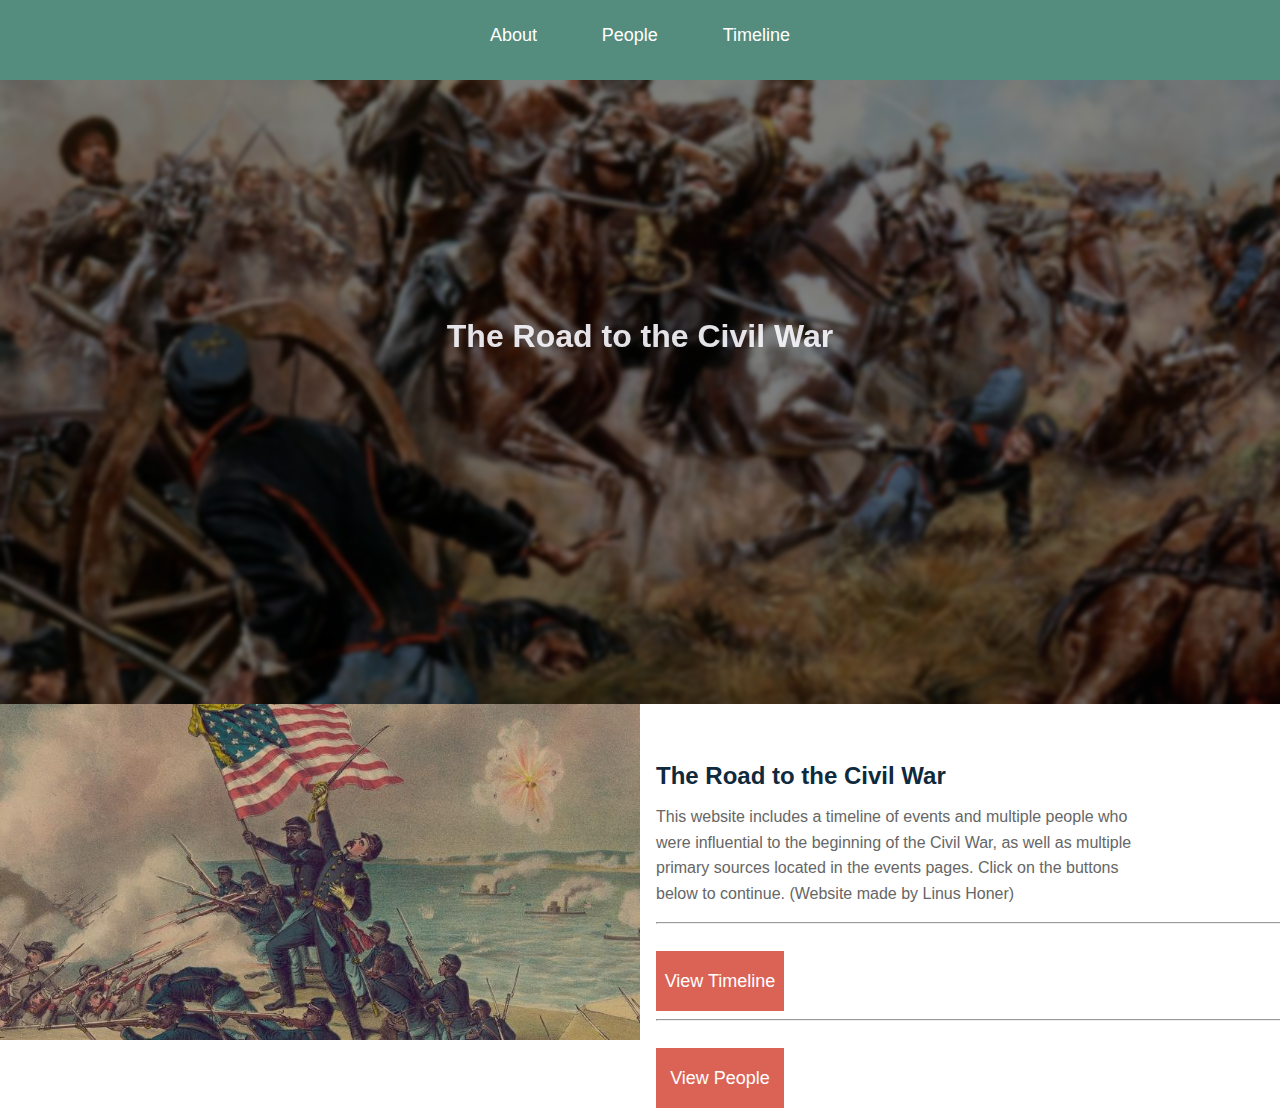
<file: index.html>
<!DOCTYPE html>
<html lang="en">
<head>
    <meta charset="UTF-8">
    <meta name="viewport" content="width=device-width, initial-scale=1.0">

    <link rel="stylesheet" href="https://fonts.googleapis.com/css?family=Lato:400,700">
    <link rel="stylesheet" href="assets/css/reset.css">
    <link rel="stylesheet" href="assets/css/style.css">
    <link rel="stylesheet" href="assets/css/navigation.css">
    <link rel="stylesheet" href="assets/css/project.css">
    <link rel="stylesheet" href="assets/css/home.css">

    <script src="assets/js/modernizr.js"></script>

    <title>Home | Road to the Civil War</title>
</head>
<body>
    <header class="cd-morph-dropdown">
        <a href="#0" class="nav-trigger">Open Nav<span aria-hidden="true"></span></a>

        <nav class="main-nav">
            <ul>
                <li class="has-dropdown gallery" data-content="about">
                    <a href="about.html">About</a>
                </li>

                <li class="has-dropdown links" data-content="people">
                    <a href="articles.html">People</a>
                </li>

                <li class="has-dropdown button" data-content="timeline">
                    <a href="timeline.html">Timeline</a>
                </li>
            </ul>
        </nav>

        <div class="morph-dropdown-wrapper">
            <div class="dropdown-list">
                <ul>
                    <li id="about" class="dropdown gallery">
                        <a href="about.html" class="label">About</a>

                        <div class="content">
                            <ul>
                                <li>
                                    <a href="index.html">
                                        <em>Home</em>
                                        <span>Return to the Homepage</span>
                                    </a>
                                </li>

                                <li>
                                    <a href="about.html">
                                        <em>About</em>
                                        <span>About the website</span>
                                    </a>
                                </li>

                                <li>
                                    <a href="bibliography.html">
                                        <em>Bibliography</em>
                                        <span>Sources used for the entire website</span>
                                    </a>
                                </li>

                                <li>
                                    <a href="about.html">
                                        <em>Rubric</em>
                                        <span>The project rubric</span>
                                    </a>
                                </li>
                            </ul>
                        </div>
                    </li>

                    <li id="people" class="dropdown links">
                        <a href="articles.html" class="label">People</a>

                        <div class="content">
                            <ul>
                                <li>
									<h2>Anti-Slavery</h2>

									<ul class="links-list">
                                        <li><a href="project-3.html">John Punch</a></li>
										<li><a href="project-4.html">Charles Sumner</a></li>
									</ul>
								</li>

								<li>
									<h2>Pro-Slavery</h2>

									<ul class="links-list">
                                        <li><a href="project-2.html">James Murray Madison</a></li>
									</ul>
								</li>

                                <li>
									<h2>Neither</h2>

									<ul class="links-list">
										<li><a href="project-1.html">John Jacob Astor</a></li>
									</ul>
								</li>
                            </ul>
                        </div>
                    </li>

                    <li id="timeline" class="dropdown button">
						<a href="timeline.html" class="label">Timeline</a>
						
						<div class="content">	
							<ul class="links-list">
								<li><a href="timeline.html">John Punch</a></li>
								<li><a href="timeline.html">The Slave Codes</a></li>
								<li><a href="timeline.html">Bacon's Rebellion</a></li>
								<li><a href="timeline.html">The Dunmore Proclimation</a></li>
								<li><a href="timeline.html">The Cotton Gin</a></li>
								<li><a href="timeline.html">South Carolina Exposition</a></li>
                                <li><a href="timeline.html">The Dred Scott Decision</a></li>
								<li><a href="timeline.html">The Kansas-Nebraska Act</a></li>
								<li><a href="timeline.html">The Ostend Manifesto</a></li>
							</ul>

							<a href="timeline.html" class="btn">Full Timeline</a>
						</div>
					</li>
                </ul>

                <div class="bg-layer" aria-hidden="true"></div>
            </div>
        </div>
    </header>

    <main class="cd-main-content">
        <div class="cd-background-wrapper dimmed">
            <figure class="cd-floating-background">
                <img src="assets/images/layer 1.png" alt="">
                <img src="assets/images/layer 2.png" alt="">
                <img src="assets/images/layer 3.png" alt="">
            </figure>
            <div class="cd-title">
                <h1>The Road to the Civil War</h1>
            </div>
        </div>
        <section class="cd-single-item">
            <div class="cd-item-info">
                <h2>The Road to the Civil War</h2>

                <p>This website includes a timeline of events and multiple people who were influential to the beginning of the Civil War, as well as multiple primary sources located in the events pages. Click on the buttons below to continue. (Website made by Linus Honer)</p>

                <div class="fancy-buttons">
                    <hr>
                    <a href="timeline.html" class="btn">View Timeline</a>
                    <hr>
                    <a href="articles.html" class="btn">View People</a>
                </div>
            </div>
            
            <div class="cd-slider-wrapper">
                <ul class="cd-slider">
                    <li class="selected">
                        <img src="assets/images/54land.jpg" alt="Image 1">
                    </li>
                    <li>
                        <img src="assets/images/Compromise.webp" alt="Image 1">
                    </li>
                    <li>
                        <img src="assets/images/BAAAAAAAACOOOOON.webp" alt="Image 1">
                    </li>
                </ul>

                <ul class="cd-slider-navigation">
                    <li>
                        <a href="#0" class="cd-prev inactive">Next</a>
                    </li>
                    <li>
                        <a href="#0" class="cd-next">Prev</a>
                    </li>
                </ul>

                <a href="#0" class="cd-close"></a>
            </div>

            <div class="cd-item-info">
            </div>
        </section>
    </main>

    <script src="https://ajax.googleapis.com/ajax/libs/jquery/3.0.0/jquery.min.js"></script>
    <script>
        if( !window.jQuery ) document.write('<script src="assets/js/jquery-3.0.0.min.js"><\/script>');
    </script>
    <script src="assets/js/jquery-2.1.1.js"></script>
    <script src="assets/js/hero.js"></script>
    <script src="assets/js/modernizr-custom.js"></script>
    <script src="assets/js/navigation.js"></script>
    <script src="assets/js/image-gallery.js"></script>
</body>
</html>
</file>
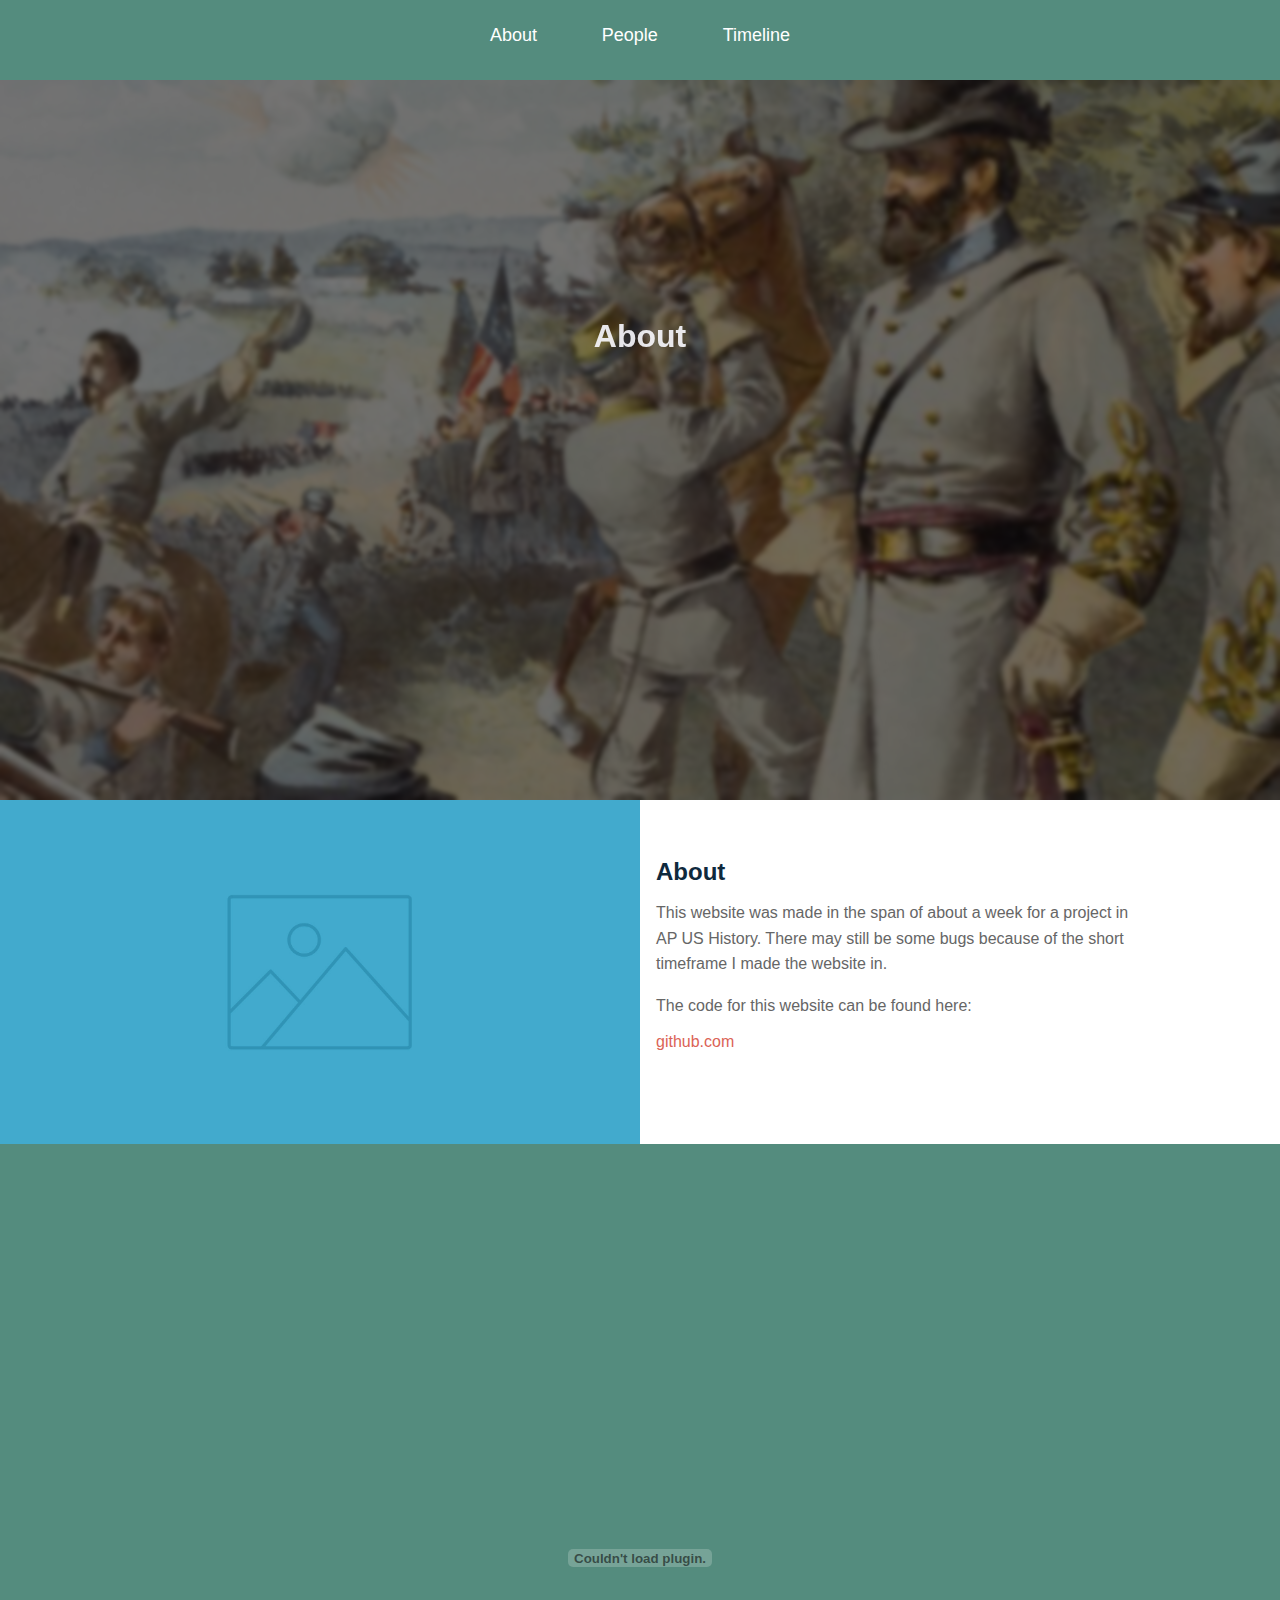
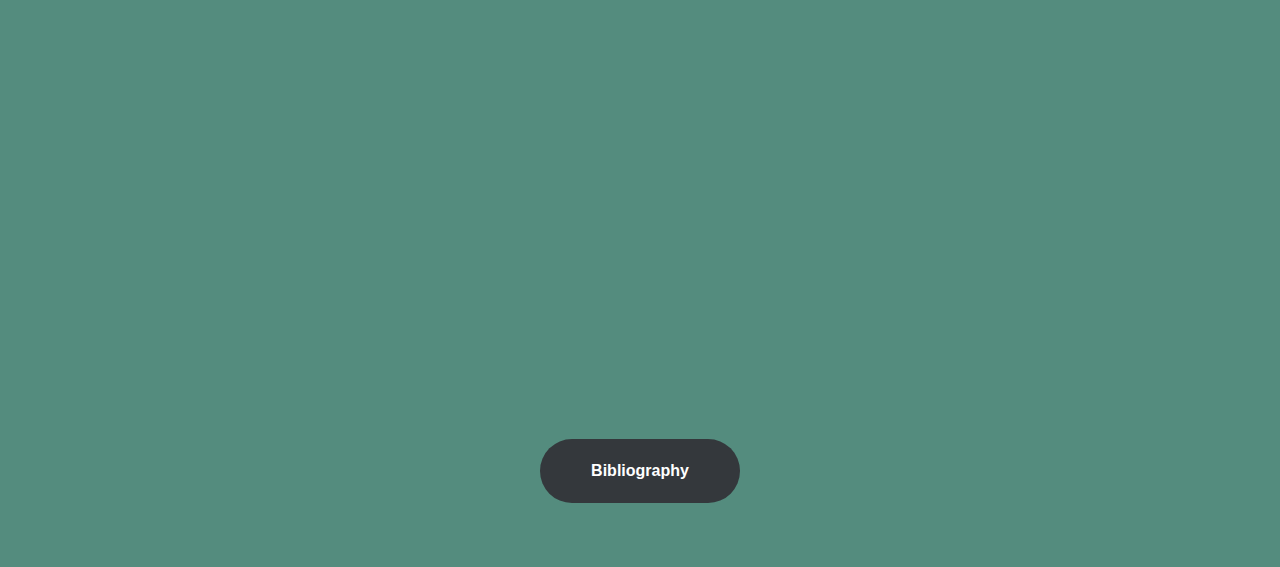
<file: about.html>
<!DOCTYPE html>
<html lang="en">
<head>
    <meta charset="UTF-8">
    <meta name="viewport" content="width=device-width, initial-scale=1.0">

    <link rel="stylesheet" href="https://fonts.googleapis.com/css?family=Lato:400,700">
    <link rel="stylesheet" href="assets/css/reset.css">
    <link rel="stylesheet" href="assets/css/style.css">
    <link rel="stylesheet" href="assets/css/navigation.css">
    <link rel="stylesheet" href="assets/css/project.css">
    <link rel="stylesheet" href="assets/css/timeline.css">
    <link rel="stylesheet" href="assets/css/modal.css">
    <link rel="stylesheet" href="assets/css/home.css">

    <title>About | Road to the Civil War</title>
</head>
<body>
    <header class="cd-morph-dropdown">
        <a href="#0" class="nav-trigger">Open Nav<span aria-hidden="true"></span></a>

        <nav class="main-nav">
            <ul>
                <li class="has-dropdown gallery" data-content="about">
                    <a href="about.html">About</a>
                </li>

                <li class="has-dropdown links" data-content="people">
                    <a href="articles.html">People</a>
                </li>

                <li class="has-dropdown button" data-content="timeline">
                    <a href="timeline.html">Timeline</a>
                </li>
            </ul>
        </nav>

        <div class="morph-dropdown-wrapper">
            <div class="dropdown-list">
                <ul>
                    <li id="about" class="dropdown gallery">
                        <a href="about.html" class="label">About</a>

                        <div class="content">
                            <ul>
                                <li>
                                    <a href="index.html">
                                        <em>Home</em>
                                        <span>Return to the Homepage</span>
                                    </a>
                                </li>

                                <li>
                                    <a href="about.html">
                                        <em>About</em>
                                        <span>About the website</span>
                                    </a>
                                </li>

                                <li>
                                    <a href="bibliography.html">
                                        <em>Bibliography</em>
                                        <span>Sources used for the entire website</span>
                                    </a>
                                </li>

                                <li>
                                    <a href="about.html">
                                        <em>Rubric</em>
                                        <span>The project rubric</span>
                                    </a>
                                </li>
                            </ul>
                        </div>
                    </li>

                    <li id="people" class="dropdown links">
                        <a href="articles.html" class="label">People</a>

                        <div class="content">
                            <ul>
                                <li>
									<h2>Anti-Slavery</h2>

									<ul class="links-list">
                                        <li><a href="project-3.html">John Punch</a></li>
										<li><a href="project-4.html">Charles Sumner</a></li>
									</ul>
								</li>

								<li>
									<h2>Pro-Slavery</h2>

									<ul class="links-list">
                                        <li><a href="project-2.html">James Murray Madison</a></li>
									</ul>
								</li>

                                <li>
									<h2>Neither</h2>

									<ul class="links-list">
										<li><a href="project-1.html">John Jacob Astor</a></li>
									</ul>
								</li>
                            </ul>
                        </div>
                    </li>

                    <li id="timeline" class="dropdown button">
						<a href="timeline.html" class="label">Timeline</a>
						
						<div class="content">	
							<ul class="links-list">
								<li><a href="timeline.html">John Punch</a></li>
								<li><a href="timeline.html">The Slave Codes</a></li>
								<li><a href="timeline.html">Bacon's Rebellion</a></li>
								<li><a href="timeline.html">The Dunmore Proclimation</a></li>
								<li><a href="timeline.html">The Cotton Gin</a></li>
								<li><a href="timeline.html">South Carolina Exposition</a></li>
                                <li><a href="timeline.html">The Dred Scott Decision</a></li>
								<li><a href="timeline.html">The Kansas-Nebraska Act</a></li>
								<li><a href="timeline.html">The Ostend Manifesto</a></li>
							</ul>

							<a href="timeline.html" class="btn">Full Timeline</a>
						</div>
					</li>
                </ul>

                <div class="bg-layer" aria-hidden="true"></div>
            </div>
        </div>
    </header>

    <main class="cd-main-content">
        <div class="cd-background-wrapper dimmed">
            <figure class="cd-floating-background">
                <img src="assets/images/layer 1 about.png" alt="">
                <img src="assets/images/layer 2 about.png" alt="">
                <img src="assets/images/layer 3 about.png" alt="">
            </figure>
            <div class="cd-title">
                <h1>About</h1>
            </div>
        </div>
        <section class="cd-single-item">
            <div class="cd-item-info">
                <h2>About</h2>

                <p>This website was made in the span of about a week for a project in AP US History. There may still be some bugs because of the short timeframe I made the website in.</p>

                <p>The code for this website can be found here:</p>
                <a href="https://github.com/linus-honer/RoadToTheCivilWar" target="_blank">github.com</a>
            </div>
            
            <div class="cd-slider-wrapper">
                <ul class="cd-slider">
                    <li class="selected">
                        <img src="assets/images/img-1.jpg" alt="Image 1">
                    </li>
                    <li>
                        <img src="assets/images/img-2.jpg" alt="Image 1">
                    </li>
                    <li>
                        <img src="assets/images/img-3.jpg" alt="Image 1">
                    </li>
                </ul>

                <ul class="cd-slider-navigation">
                    <li>
                        <a href="#0" class="cd-prev inactive">Next</a>
                    </li>
                    <li>
                        <a href="#0" class="cd-next">Prev</a>
                    </li>
                </ul>

                <a href="#0" class="cd-close"></a>
            </div>
        </section>
        <section class="cd-section">
            <object type="application/pdf" data="assets/pdf/Copy of Road to Civil War Website Instructions 2024.pdf" width="90%" height="700"></object>
        </section>
        <section class="cd-section">
            <div class="cd-modal-action">
                <a href="#0" class="m-btn" data-type="modal-trigger">Bibliography</a>
                <span class="cd-modal-bg"></span>
            </div>

            <div class="cd-modal">
                <p>
                    Donoghue, John. “Out of the Land of Bondage”: The English Revolution and the Atlantic Origins of Abolition : The American Historical Review. academic.oup.com/ahr/article/115/4/943/35810?login=false.
                </p>

                <p>
                    Coates, Rodney. “Law and the Cultural Production of Race and Racialized Systems of Oppression.” Sage Publications. web.pdx.edu/~ingham/syllabi/Perspectives/LawHistRacism.pdf.
                </p>

                <p>
                    Buchanan, James et al. 1854. The Ostend Manifesto. Lovell & Co.
                </p>

                <p>
                    N. Currier, and Louis Maurer. The Ostend doctrine. Practical Democrats carrying out the principle. [N.Y.: For Sale by Nathaniel Currier at no. 2 Spruce St] Photograph. Retrieved from the Library of Congress, www.loc.gov/item/2003656587/.
                </p>

                <p>
                    McNamara, Robert. “Ostend Manifesto, Controversial Proposal for US to Acquire Cuba.” ThoughtCo. www.thoughtco.com/ostend-manifesto-4590301.
                </p>

                <p>
                    Ashcroft, John et al. “Missouri's Dred Scott Case, 1846-1857.” Missouri Digital Heritage. www.sos.mo.gov/archives/resources/africanamerican/scott/scott.asp#:~:text=Missouri's%20Dred%20Scott%20Case%2C%201846,Missouri%20Compromise%20to%20be%20unconstitutional.
                </p>

                <p>
                    Konig, David Thomas. The Long Road to Dred Scott:  Personhood and the Rule of Law in the Trial Court Records of St. Louis Slave Freedom Suits. UMKC Law Review. www.sos.mo.gov/CMSImages/MDH/TheLongRoadtoDredScott.pdf.
                </p>

                <p>
                    Onion, Amanda et al. “Kansas‑Nebraska Act.” History.com. www.history.com/topics/19th-century/kansas-nebraska-act.
                </p>

                <p>
                    Lamm, Alan. “Slave Codes.” North Carolina Encyclopedia. www.ncpedia.org/slave-codes.
                </p>

                <p>
                    Bridges, Rogers. “CODES” Illinois Periodicals Online. www.lib.niu.edu/1996/iht329602.html.
                </p>

                <p>	
                    Adelman, Garry et al. “The Wilmot Proviso.” American Battlefield Trust. www.battlefields.org/learn/articles/wilmot-proviso.
                </p>

                <p>
                    Rice, James. “Bacon’s Rebellion (1676–1677).” Enyclopedia Virginia. encyclopediavirginia.org/entries/bacons-rebellion-1676-1677/.
                </p>

                <p>
                    Bosket, Jamie et al. “Bacon's Rebellion in Virginia in the years 1675 & 1676” Virginia Museum of History and Culture. virginiahistory.org/learn/bacons-rebellion-virginia-years-1675-1676.
                </p>

                <p>
                    Onion, Amanda et al. “Cotton Gin and Eli Whitney.” History.com. www.history.com/topics/inventions/cotton-gin-and-eli-whitney.
                </p>

                <p>
                    Youngman, Anna. The Fortune of John Jacob Astor. Journal of Political Economy, 1908.
                </p>

                <P>
                    Britannica, The Editors of Encyclopaedia. “The American Fur Company.” Encyclopaedia Britannica. www.britannica.com/money/American-Fur-Company.
                </P>

                <p>
                    Tarter, Brent. “Nathaniel Bacon (1647–1676).” Encyclopedia Virginia. encyclopediavirginia.org/entries/bacon-nathaniel-1647-1676/.
                </p>

                <p>
                    Bacon, Nathaniel. “The Declaration.” History Hatters. historymatters.gmu.edu/d/5800.
                </p>

                <p>
                    Carter, Linda. “Bacon’s Rebellion and the Defeat of the Saponi Tribes at Occoneechee Island.” Searching for Saponitown. saponitown.com/bacons-rebellion-and-the-defeat-of-the-saponi-tribes-at-occoneechee-island/.
                </p>

                <p>
                    Willson, Mitchell et al. “Eli Whitney: The Inventor” The Eli Whitney Museum and Workshop. www.eliwhitney.org/museum/about-eli-whitney/inventor.
                </p>

                <p>
                    Newman, John et al. United States History. Des Moines, Iowa, Perfection Learning, 2008.
                </p>
            </div>

            <a href="#0" class="cd-modal-close">Close</a>
        </section>
    </main>

    <script src="https://ajax.googleapis.com/ajax/libs/jquery/3.0.0/jquery.min.js"></script>
    <script>
        if( !window.jQuery ) document.write('<script src="assets/js/jquery-3.0.0.min.js"><\/script>');
    </script>
    <script src="assets/js/jquery-2.1.1.js"></script>
    <script src="assets/js/hero.js"></script>
    <script src="assets/js/velocity.min.js"></script>
    <script src="assets/js/modernizr-custom.js"></script>
    <script src="assets/js/navigation.js"></script>
    <script src="assets/js/image-gallery.js"></script>
    <script src="assets/js/modal.js"></script>
</body>
</html>
</file>
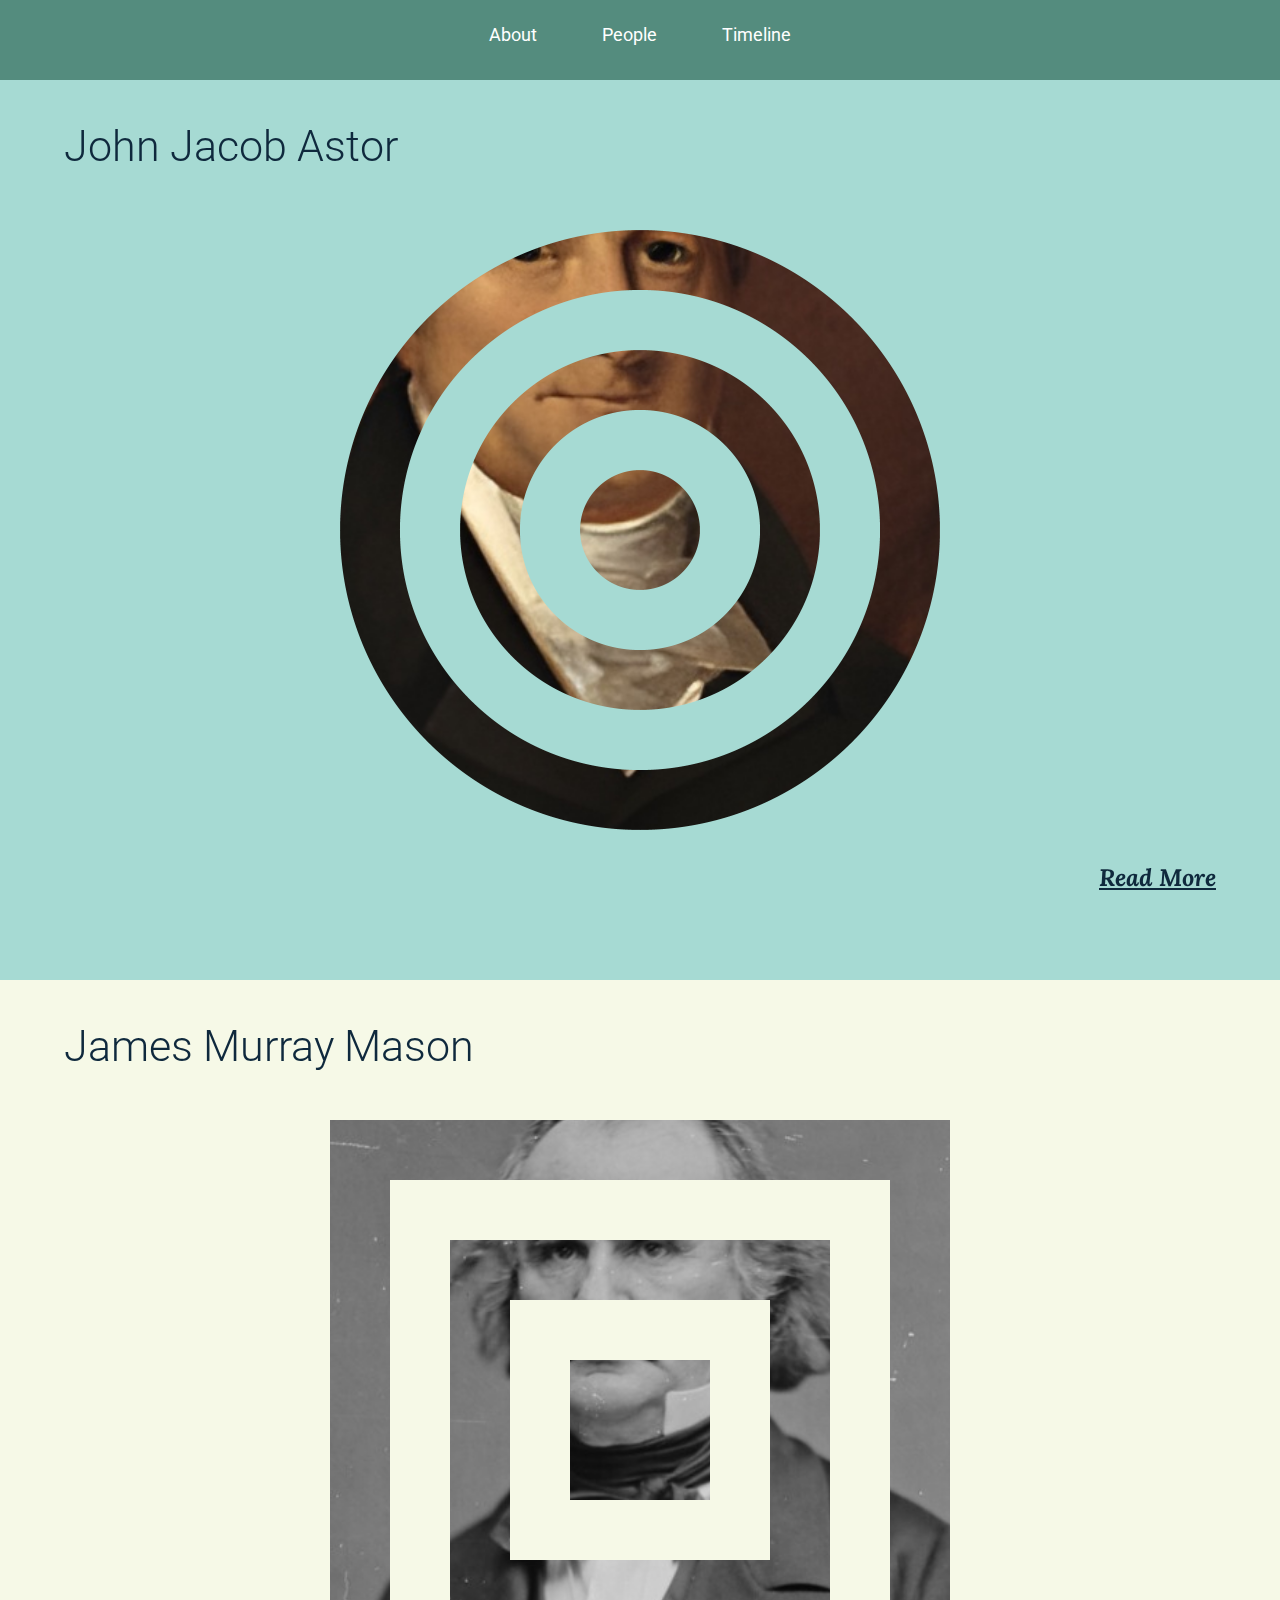
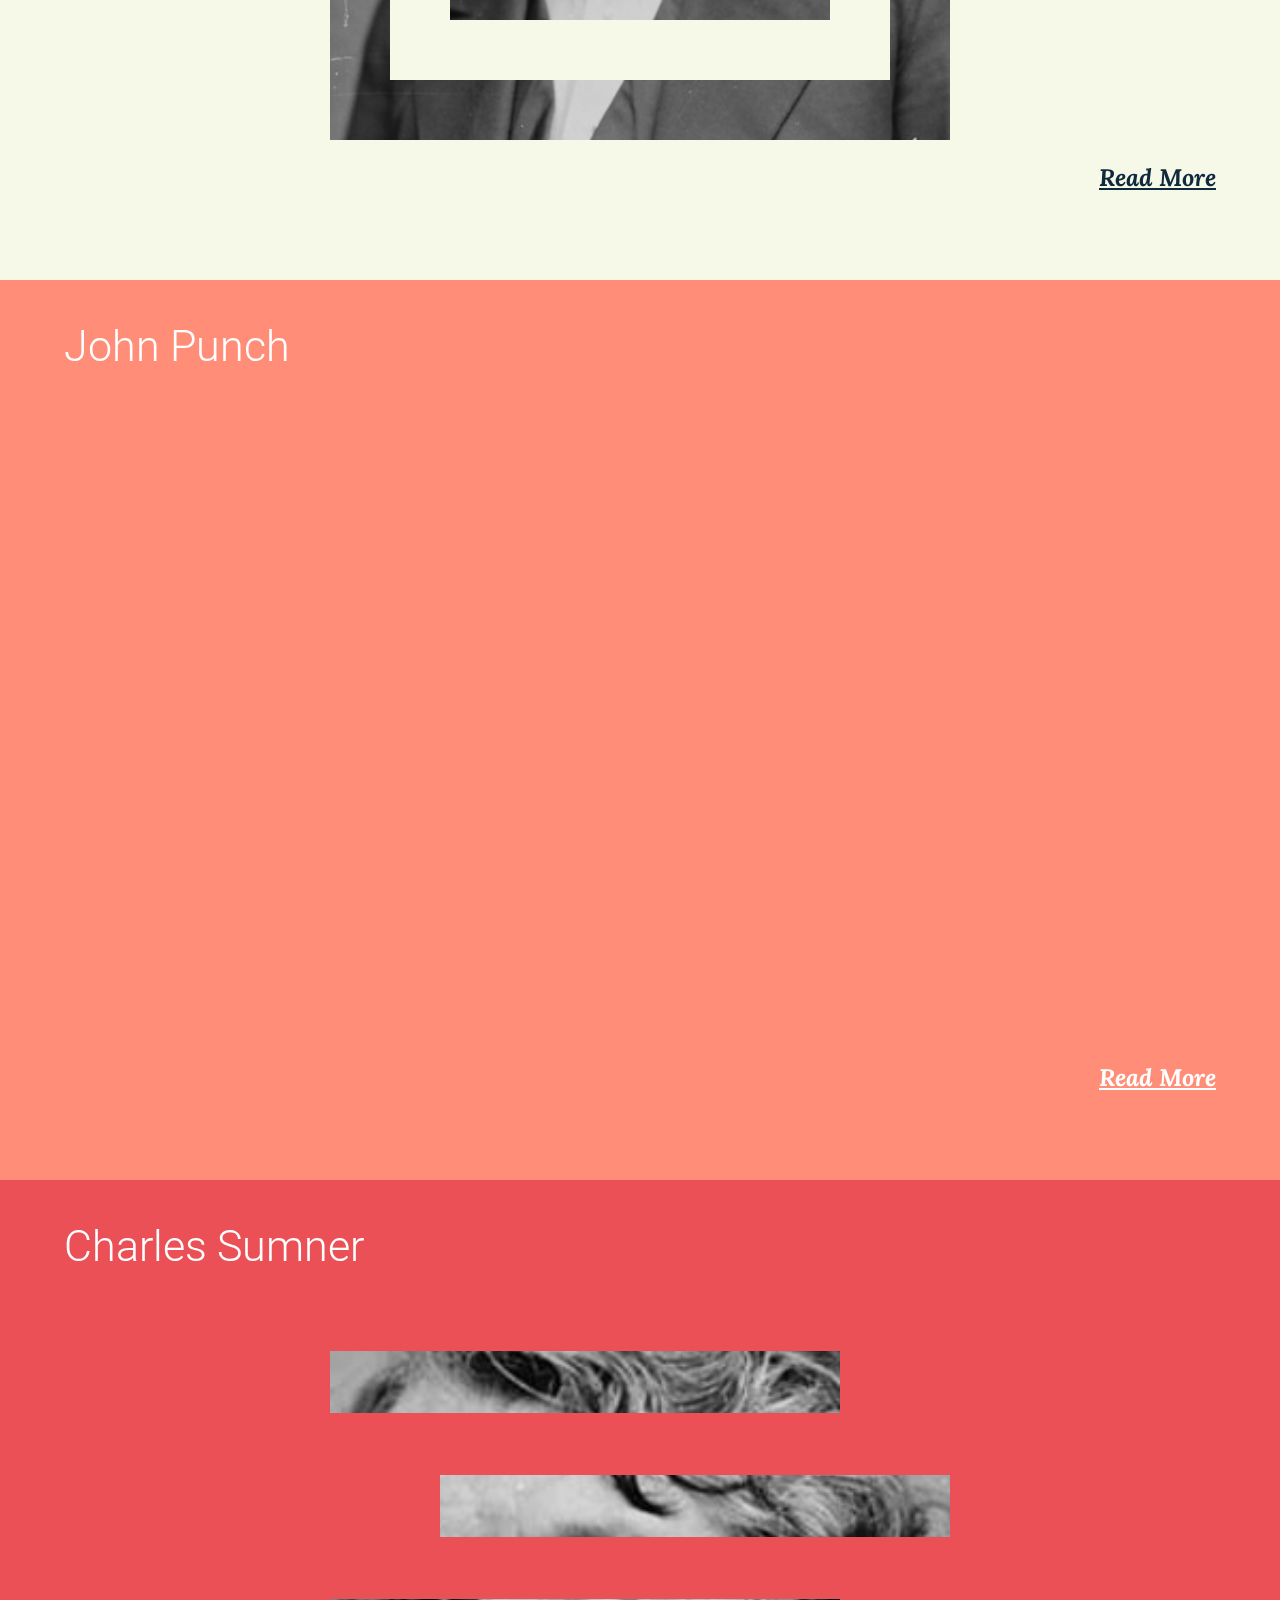
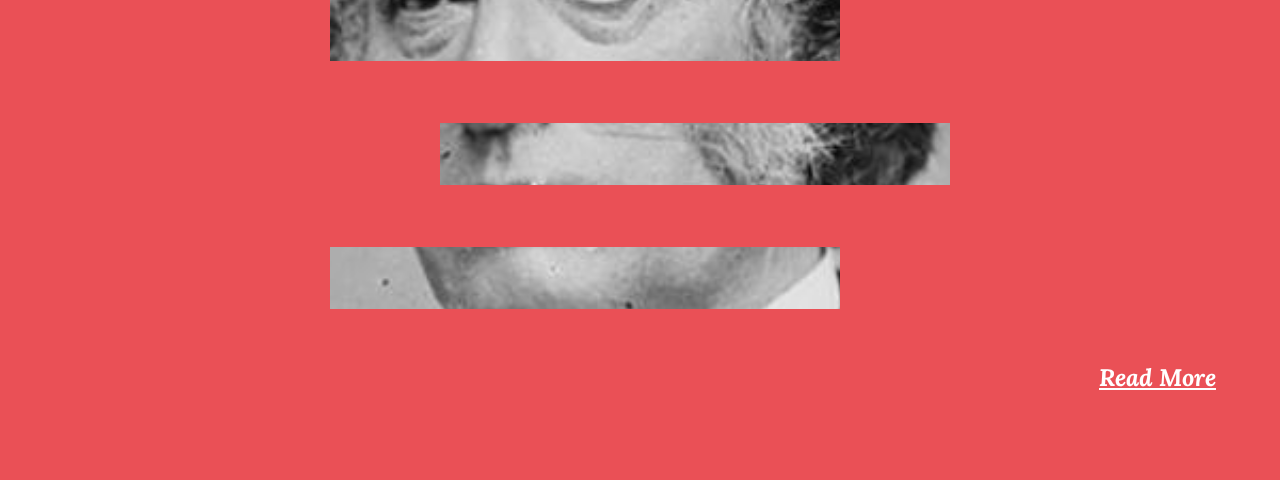
<file: articles.html>
<!DOCTYPE html>
<html lang="en" class="no-js">
<head>
    <meta charset="UTF-8">
    <meta name="viewport" content="width=device-width, initial-scale=1.0">

    <link href="https://fonts.googleapis.com/css?family=Lora:700,700i|Roboto:300,400,700" rel="stylesheet">
    
    <link rel="stylesheet" href="assets/css/reset.css">
    <link rel="stylesheet" href="assets/css/style.css">
    <link rel="stylesheet" href="assets/css/articles.css">
    <link rel="stylesheet" href="assets/css/project.css">
    <link rel="stylesheet" href="assets/css/navigation.css">

    <title>Articles | Road to the Civil War</title>
</head>
<body>

    <header class="cd-morph-dropdown">
        <a href="#0" class="nav-trigger">Open Nav<span aria-hidden="true"></span></a>

        <nav class="main-nav">
            <ul>
                <li class="has-dropdown gallery" data-content="about">
                    <a href="about.html">About</a>
                </li>

                <li class="has-dropdown links" data-content="people">
                    <a href="articles.html">People</a>
                </li>

                <li class="has-dropdown button" data-content="timeline">
                    <a href="timeline.html">Timeline</a>
                </li>
            </ul>
        </nav>

        <div class="morph-dropdown-wrapper">
            <div class="dropdown-list">
                <ul>
                    <li id="about" class="dropdown gallery">
                        <a href="about.html" class="label">About</a>

                        <div class="content">
                            <ul>
                                <li>
                                    <a href="index.html">
                                        <em>Home</em>
                                        <span>Return to the Homepage</span>
                                    </a>
                                </li>

                                <li>
                                    <a href="about.html">
                                        <em>About</em>
                                        <span>About the website</span>
                                    </a>
                                </li>

                                <li>
                                    <a href="bibliography.html">
                                        <em>Bibliography</em>
                                        <span>Sources used for the entire website</span>
                                    </a>
                                </li>

                                <li>
                                    <a href="about.html">
                                        <em>Rubric</em>
                                        <span>The project rubric</span>
                                    </a>
                                </li>
                            </ul>
                        </div>
                    </li>

                    <li id="people" class="dropdown links">
                        <a href="articles.html" class="label">People</a>

                        <div class="content">
                            <ul>
                                <li>
									<h2>Anti-Slavery</h2>

									<ul class="links-list">
                                        <li><a href="project-3.html">John Punch</a></li>
										<li><a href="project-4.html">Charles Sumner</a></li>
									</ul>
								</li>

								<li>
									<h2>Pro-Slavery</h2>

									<ul class="links-list">
                                        <li><a href="project-2.html">James Murray Madison</a></li>
									</ul>
								</li>

                                <li>
									<h2>Neither</h2>

									<ul class="links-list">
										<li><a href="project-1.html">John Jacob Astor</a></li>
									</ul>
								</li>
                            </ul>
                        </div>
                    </li>

                    <li id="timeline" class="dropdown button">
						<a href="timeline.html" class="label">Timeline</a>
						
						<div class="content">	
							<ul class="links-list">
								<li><a href="timeline.html">John Punch</a></li>
								<li><a href="timeline.html">The Slave Codes</a></li>
								<li><a href="timeline.html">Bacon's Rebellion</a></li>
								<li><a href="timeline.html">The Dunmore Proclimation</a></li>
								<li><a href="timeline.html">The Cotton Gin</a></li>
								<li><a href="timeline.html">South Carolina Exposition</a></li>
                                <li><a href="timeline.html">The Dred Scott Decision</a></li>
								<li><a href="timeline.html">The Kansas-Nebraska Act</a></li>
								<li><a href="timeline.html">The Ostend Manifesto</a></li>
							</ul>

							<a href="timeline.html" class="btn">Full Timeline</a>
						</div>
					</li>
                </ul>

                <div class="bg-layer" aria-hidden="true"></div>
            </div>
        </div>
    </header>

    <main class="cd-image-mask-effect cd-main-content">
        <section class="project-1 cd-project-mask">
            <h1>John Jacob Astor</h1>
            <div class="featured-image"></div>
            <div class="mask">
                <img src="assets/images/mask/mask-01.png" alt="mask">
                <span class="mask-border mask-border-top"></span>
                <span class="mask-border mask-border-bottom"></span>
                <span class="mask-border mask-border-left"></span>
                <span class="mask-border mask-border-right"></span>
            </div>

            <a href="#0" class="project-trigger">Read More</a>

            <a href="#0" class="cd-scroll cd-img-replace">Scroll down</a>

            <div class="cd-project-info" data-url="project-1">

            </div>

            <a href="#0" class="project-close cd-img-replace">Close Project</a>
        </section>

        <section class="project-2 cd-project-mask">
            <h1>James Murray Mason</h1>
            <div class="featured-image"></div>
            <div class="mask">
                <img src="assets/images/mask/mask-02.png" alt="mask">
                <span class="mask-border mask-border-top"></span>
                <span class="mask-border mask-border-bottom"></span>
                <span class="mask-border mask-border-left"></span>
                <span class="mask-border mask-border-right"></span>
            </div>

            <a href="#0" class="project-trigger">Read More</a>

            <a href="#0" class="cd-scroll cd-img-replace">Scroll down</a>

            <div class="cd-project-info" data-url="project-2">

            </div>

            <a href="#0" class="project-close cd-img-replace">Close Project</a>
        </section>

        <section class="project-3 cd-project-mask dark-bg">
            <h1>John Punch</h1>
            <div class="featured-image"></div>
            <div class="mask">
                <img src="assets/images/mask/mask-03.png" alt="mask">
                <span class="mask-border mask-border-top"></span>
                <span class="mask-border mask-border-bottom"></span>
                <span class="mask-border mask-border-left"></span>
                <span class="mask-border mask-border-right"></span>
            </div>

            <a href="#0" class="project-trigger">Read More</a>

            <a href="#0" class="cd-scroll cd-img-replace">Scroll down</a>

            <div class="cd-project-info" data-url="project-3">

            </div>

            <a href="#0" class="project-close cd-img-replace">Close Project</a>
        </section>

        <section class="project-4 cd-project-mask dark-bg">
            <h1>Charles Sumner</h1>
            <div class="featured-image"></div>
            <div class="mask">
                <img src="assets/images/mask/mask-04.png" alt="mask">
                <span class="mask-border mask-border-top"></span>
                <span class="mask-border mask-border-bottom"></span>
                <span class="mask-border mask-border-left"></span>
                <span class="mask-border mask-border-right"></span>
            </div>

            <a href="#0" class="project-trigger">Read More</a>

            <a href="#0" class="cd-scroll cd-img-replace">Scroll down</a>

            <div class="cd-project-info" data-url="project-4">

            </div>

            <a href="#0" class="project-close cd-img-replace">Close Project</a>
        </section>
    </main>

    <script src="https://ajax.googleapis.com/ajax/libs/jquery/3.0.0/jquery.min.js"></script>
    <script>
        if( !window.jQuery ) document.write('<script src="assets/js/jquery-3.0.0.min.js"><\/script>');
    </script>
    <script src="assets/js/navigation.js"></script>
    <script src="assets/js/articles.js"></script>
    <script src="assets/js/image-gallery.js"></script>
    <script src="assets/js/modernizr-custom.js"></script>
</body>
</html>
</file>
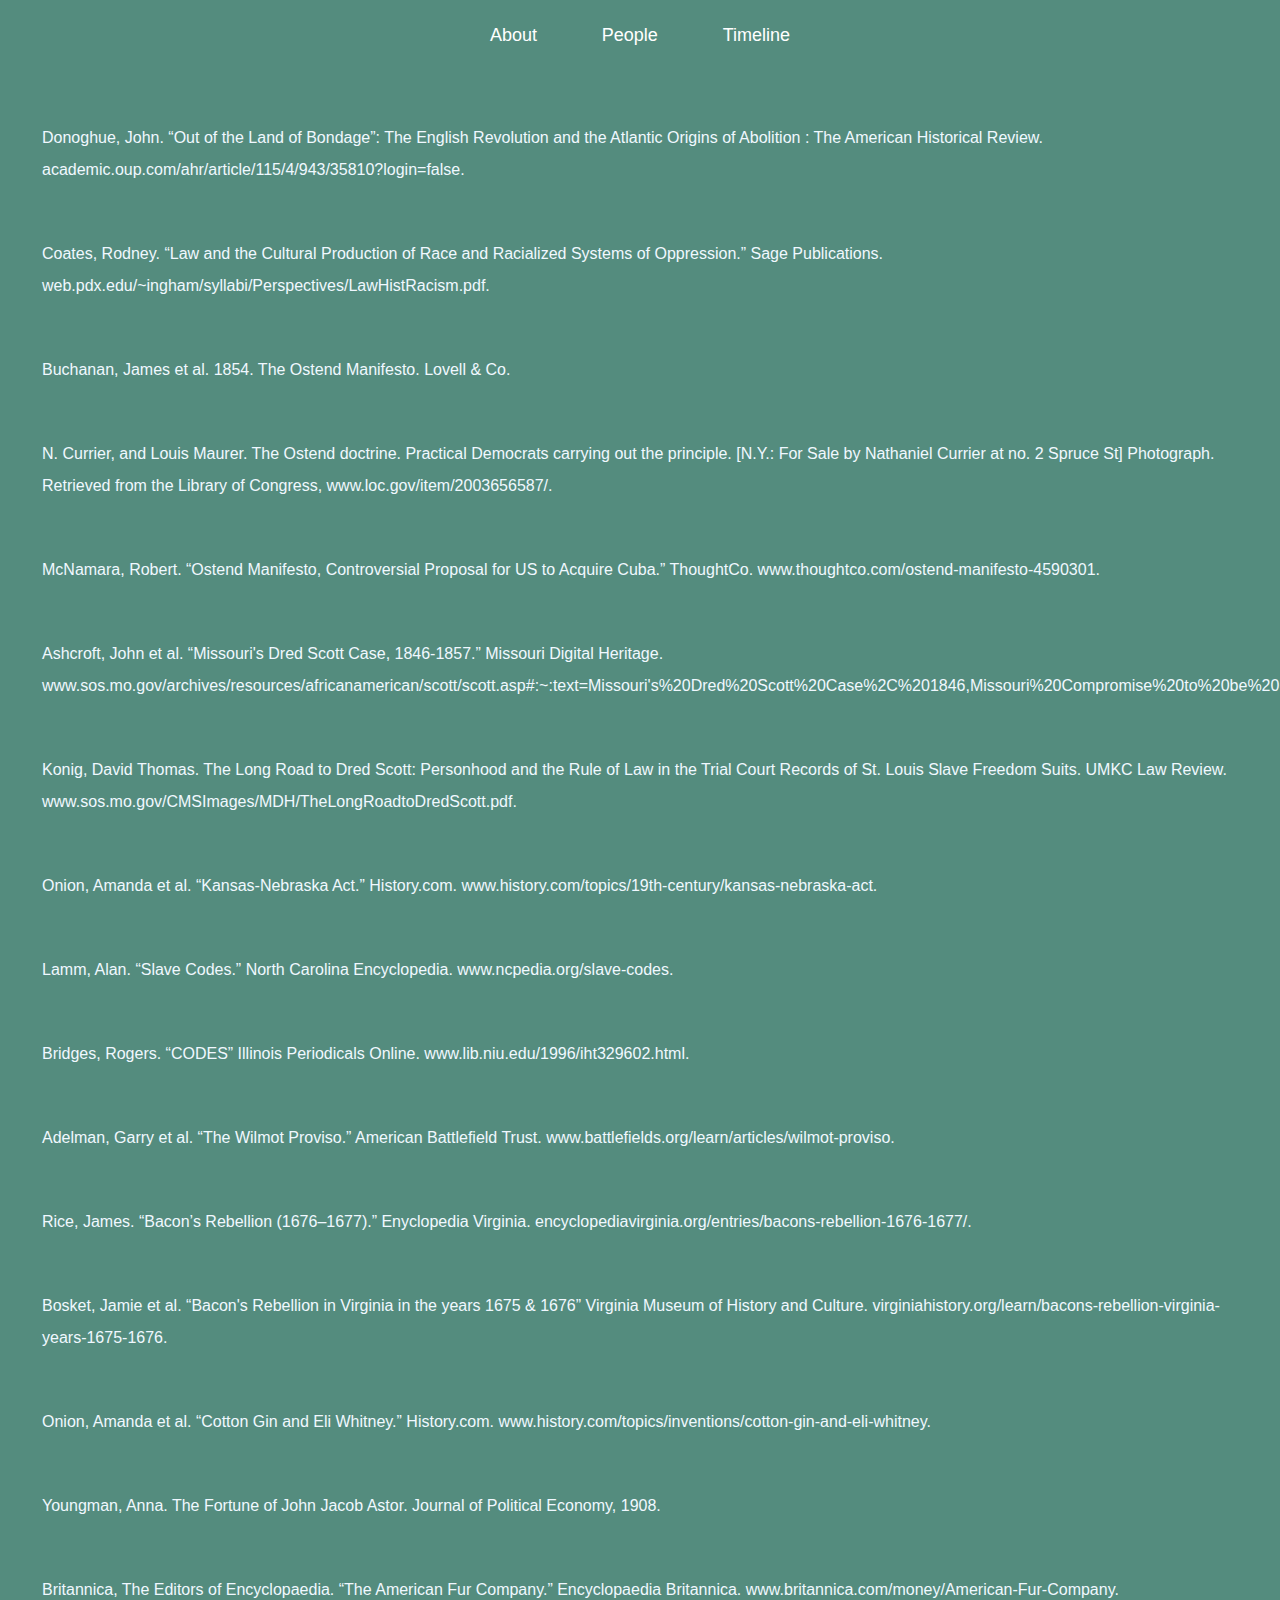
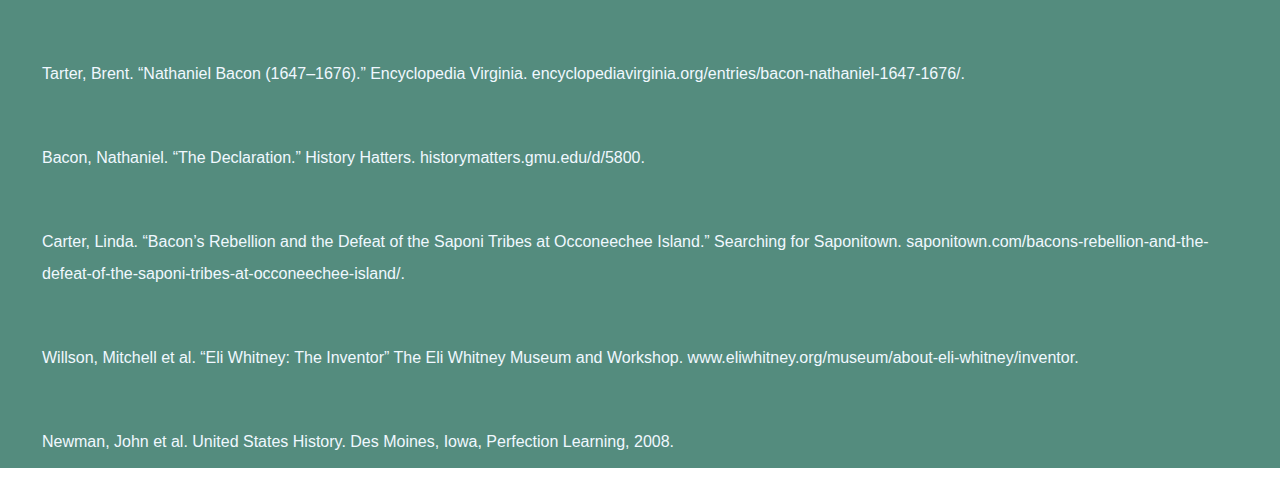
<file: bibliography.html>
<!DOCTYPE html>
<html lang="en">
<head>
    <meta charset="UTF-8">
    <meta name="viewport" content="width=device-width, initial-scale=1.0">

    <link rel="stylesheet" href="https://fonts.googleapis.com/css?family=Lato:400,700">
    <link rel="stylesheet" href="assets/css/reset.css">
    <link rel="stylesheet" href="assets/css/style.css">
    <link rel="stylesheet" href="assets/css/navigation.css">
    <link rel="stylesheet" href="assets/css/modal.css">

    <script src="assets/js/modernizr.js"></script>

    <title>Home | Road to the Civil War</title>
</head>
<body>
    <header class="cd-morph-dropdown">
        <a href="#0" class="nav-trigger">Open Nav<span aria-hidden="true"></span></a>

        <nav class="main-nav">
            <ul>
                <li class="has-dropdown gallery" data-content="about">
                    <a href="about.html">About</a>
                </li>

                <li class="has-dropdown links" data-content="people">
                    <a href="articles.html">People</a>
                </li>

                <li class="has-dropdown button" data-content="timeline">
                    <a href="timeline.html">Timeline</a>
                </li>
            </ul>
        </nav>

        <div class="morph-dropdown-wrapper">
            <div class="dropdown-list">
                <ul>
                    <li id="about" class="dropdown gallery">
                        <a href="about.html" class="label">About</a>

                        <div class="content">
                            <ul>
                                <li>
                                    <a href="index.html">
                                        <em>Home</em>
                                        <span>Return to the Homepage</span>
                                    </a>
                                </li>

                                <li>
                                    <a href="about.html">
                                        <em>About</em>
                                        <span>About the website</span>
                                    </a>
                                </li>

                                <li>
                                    <a href="bibliography.html">
                                        <em>Bibliography</em>
                                        <span>Sources used for the entire website</span>
                                    </a>
                                </li>

                                <li>
                                    <a href="about.html">
                                        <em>Rubric</em>
                                        <span>The project rubric</span>
                                    </a>
                                </li>
                            </ul>
                        </div>
                    </li>

                    <li id="people" class="dropdown links">
                        <a href="articles.html" class="label">People</a>

                        <div class="content">
                            <ul>
                                <li>
									<h2>Anti-Slavery</h2>

									<ul class="links-list">
                                        <li><a href="project-3.html">John Punch</a></li>
										<li><a href="project-4.html">Charles Sumner</a></li>
									</ul>
								</li>

								<li>
									<h2>Pro-Slavery</h2>

									<ul class="links-list">
                                        <li><a href="project-2.html">James Murray Madison</a></li>
									</ul>
								</li>

                                <li>
									<h2>Neither</h2>

									<ul class="links-list">
										<li><a href="project-1.html">John Jacob Astor</a></li>
									</ul>
								</li>
                            </ul>
                        </div>
                    </li>

                    <li id="timeline" class="dropdown button">
						<a href="timeline.html" class="label">Timeline</a>
						
						<div class="content">	
							<ul class="links-list">
								<li><a href="timeline.html">John Punch</a></li>
								<li><a href="timeline.html">The Slave Codes</a></li>
								<li><a href="timeline.html">Bacon's Rebellion</a></li>
								<li><a href="timeline.html">The Dunmore Proclimation</a></li>
								<li><a href="timeline.html">The Cotton Gin</a></li>
								<li><a href="timeline.html">South Carolina Exposition</a></li>
                                <li><a href="timeline.html">The Dred Scott Decision</a></li>
								<li><a href="timeline.html">The Kansas-Nebraska Act</a></li>
								<li><a href="timeline.html">The Ostend Manifesto</a></li>
							</ul>

							<a href="timeline.html" class="btn">Full Timeline</a>
						</div>
					</li>
                </ul>

                <div class="bg-layer" aria-hidden="true"></div>
            </div>
        </div>
    </header>

    <main class="cd-main-content">
        <div class="cd-bib">
            <p>
                Donoghue, John. “Out of the Land of Bondage”: The English Revolution and the Atlantic Origins of Abolition : The American Historical Review. academic.oup.com/ahr/article/115/4/943/35810?login=false.
            </p>

            <p>
                Coates, Rodney. “Law and the Cultural Production of Race and Racialized Systems of Oppression.” Sage Publications. web.pdx.edu/~ingham/syllabi/Perspectives/LawHistRacism.pdf.
            </p>

            <p>
                Buchanan, James et al. 1854. The Ostend Manifesto. Lovell & Co.
            </p>

            <p>
                N. Currier, and Louis Maurer. The Ostend doctrine. Practical Democrats carrying out the principle. [N.Y.: For Sale by Nathaniel Currier at no. 2 Spruce St] Photograph. Retrieved from the Library of Congress, www.loc.gov/item/2003656587/.
            </p>

            <p>
                McNamara, Robert. “Ostend Manifesto, Controversial Proposal for US to Acquire Cuba.” ThoughtCo. www.thoughtco.com/ostend-manifesto-4590301.
            </p>

            <p>
                Ashcroft, John et al. “Missouri's Dred Scott Case, 1846-1857.” Missouri Digital Heritage. www.sos.mo.gov/archives/resources/africanamerican/scott/scott.asp#:~:text=Missouri's%20Dred%20Scott%20Case%2C%201846,Missouri%20Compromise%20to%20be%20unconstitutional.
            </p>

            <p>
                Konig, David Thomas. The Long Road to Dred Scott:  Personhood and the Rule of Law in the Trial Court Records of St. Louis Slave Freedom Suits. UMKC Law Review. www.sos.mo.gov/CMSImages/MDH/TheLongRoadtoDredScott.pdf.
            </p>

            <p>
                Onion, Amanda et al. “Kansas‑Nebraska Act.” History.com. www.history.com/topics/19th-century/kansas-nebraska-act.
            </p>

            <p>
                Lamm, Alan. “Slave Codes.” North Carolina Encyclopedia. www.ncpedia.org/slave-codes.
            </p>

            <p>
                Bridges, Rogers. “CODES” Illinois Periodicals Online. www.lib.niu.edu/1996/iht329602.html.
            </p>

            <p>	
                Adelman, Garry et al. “The Wilmot Proviso.” American Battlefield Trust. www.battlefields.org/learn/articles/wilmot-proviso.
            </p>

            <p>
                Rice, James. “Bacon’s Rebellion (1676–1677).” Enyclopedia Virginia. encyclopediavirginia.org/entries/bacons-rebellion-1676-1677/.
            </p>

            <p>
                Bosket, Jamie et al. “Bacon's Rebellion in Virginia in the years 1675 & 1676” Virginia Museum of History and Culture. virginiahistory.org/learn/bacons-rebellion-virginia-years-1675-1676.
            </p>

            <p>
                Onion, Amanda et al. “Cotton Gin and Eli Whitney.” History.com. www.history.com/topics/inventions/cotton-gin-and-eli-whitney.
            </p>

            <p>
                Youngman, Anna. The Fortune of John Jacob Astor. Journal of Political Economy, 1908.
            </p>

            <P>
                Britannica, The Editors of Encyclopaedia. “The American Fur Company.” Encyclopaedia Britannica. www.britannica.com/money/American-Fur-Company.
            </P>

            <p>
                Tarter, Brent. “Nathaniel Bacon (1647–1676).” Encyclopedia Virginia. encyclopediavirginia.org/entries/bacon-nathaniel-1647-1676/.
            </p>

            <p>
                Bacon, Nathaniel. “The Declaration.” History Hatters. historymatters.gmu.edu/d/5800.
            </p>

            <p>
                Carter, Linda. “Bacon’s Rebellion and the Defeat of the Saponi Tribes at Occoneechee Island.” Searching for Saponitown. saponitown.com/bacons-rebellion-and-the-defeat-of-the-saponi-tribes-at-occoneechee-island/.
            </p>

            <p>
                Willson, Mitchell et al. “Eli Whitney: The Inventor” The Eli Whitney Museum and Workshop. www.eliwhitney.org/museum/about-eli-whitney/inventor.
            </p>

            <p>
                Newman, John et al. United States History. Des Moines, Iowa, Perfection Learning, 2008.
            </p>
        </div>
    </main>

    <script src="https://ajax.googleapis.com/ajax/libs/jquery/3.0.0/jquery.min.js"></script>
    <script>
        if( !window.jQuery ) document.write('<script src="assets/js/jquery-3.0.0.min.js"><\/script>');
    </script>
    <script src="assets/js/jquery-2.1.1.js"></script>
    <script src="assets/js/hero.js"></script>
    <script src="assets/js/modernizr-custom.js"></script>
    <script src="assets/js/navigation.js"></script>
    <script src="assets/js/image-gallery.js"></script>
</body>
</html>
</file>
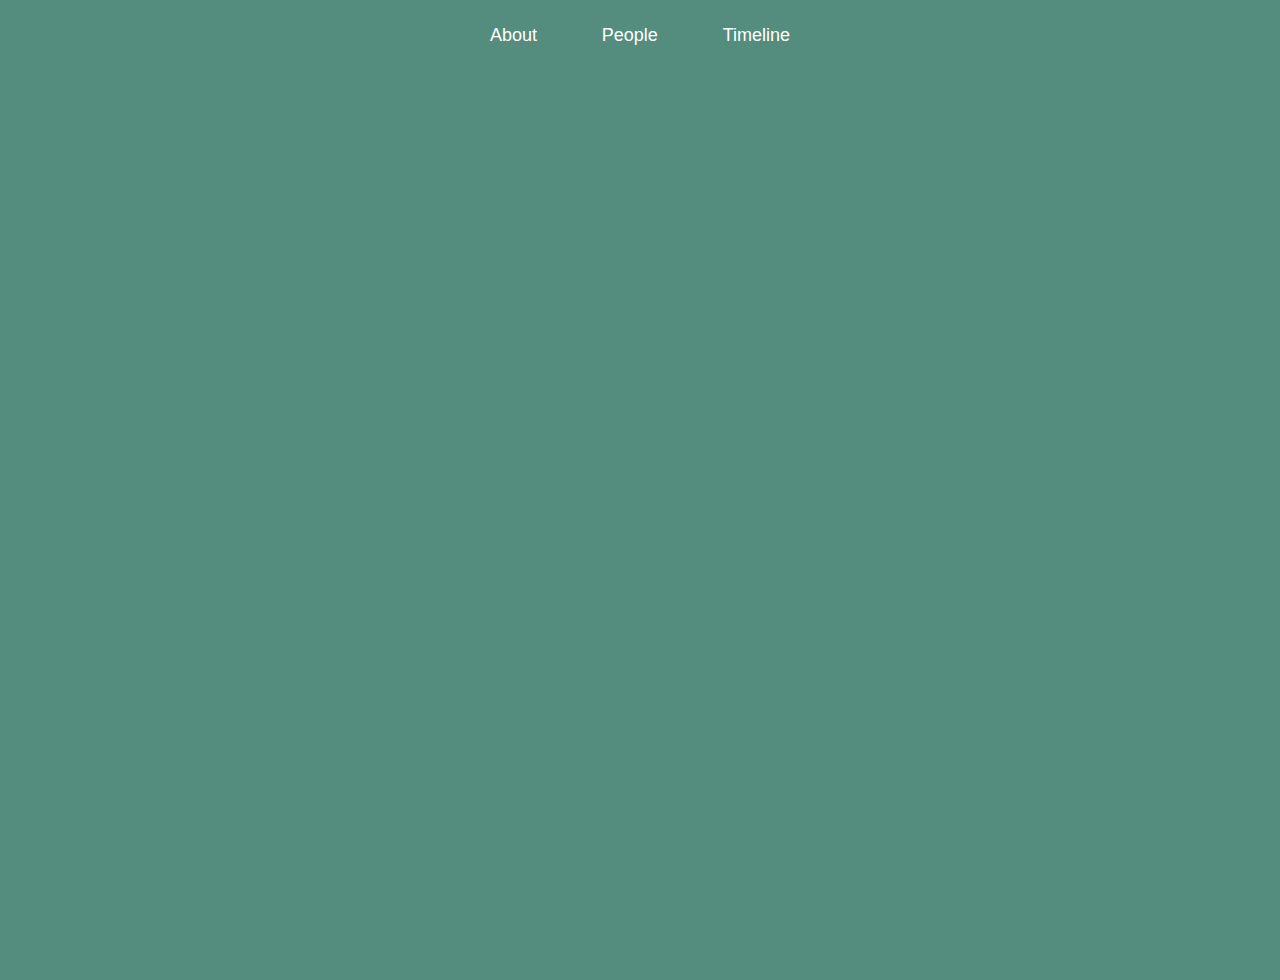
<file: nav.html>
<!DOCTYPE html>
<html lang="en">
<head>
    <meta charset="UTF-8">
    <meta name="viewport" content="width=device-width, initial-scale=1.0">

    <link rel="stylesheet" href="https://fonts.googleapis.com/css?family=Lato:400,700">
    <link rel="stylesheet" href="assets/css/reset.css">
    <link rel="stylesheet" href="assets/css/style.css">
    <link rel="stylesheet" href="assets/css/navigation.css">

    <title>Home | Road to the Civil War</title>
</head>
<body>
    <header class="cd-morph-dropdown">
        <a href="#0" class="nav-trigger">Open Nav<span aria-hidden="true"></span></a>

        <nav class="main-nav">
            <ul>
                <li class="has-dropdown gallery" data-content="about">
                    <a href="about.html">About</a>
                </li>

                <li class="has-dropdown links" data-content="people">
                    <a href="articles.html">People</a>
                </li>

                <li class="has-dropdown button" data-content="timeline">
                    <a href="timeline.html">Timeline</a>
                </li>
            </ul>
        </nav>

        <div class="morph-dropdown-wrapper">
            <div class="dropdown-list">
                <ul>
                    <li id="about" class="dropdown gallery">
                        <a href="about.html" class="label">About</a>

                        <div class="content">
                            <ul>
                                <li>
                                    <a href="#0">
                                        <em>Title here</em>
                                        <span>A brief description</span>
                                    </a>
                                </li>

                                <li>
                                    <a href="#0">
                                        <em>Title here</em>
                                        <span>A brief description</span>
                                    </a>
                                </li>

                                <li>
                                    <a href="#0">
                                        <em>Title here</em>
                                        <span>A brief description</span>
                                    </a>
                                </li>

                                <li>
                                    <a href="#0">
                                        <em>Title here</em>
                                        <span>A brief description</span>
                                    </a>
                                </li>
                            </ul>
                        </div>
                    </li>

                    <li id="people" class="dropdown links">
                        <a href="articles.html" class="label">People</a>

                        <div class="content">
                            <ul>
                                <li>
									<h2>Anti-Slavery</h2>

									<ul class="links-list">
										<li><a href="#0"></a></li>
									</ul>
								</li>

								<li>
									<h2>Pro-Slavery</h2>

									<ul class="links-list">
                                        <li><a href="project-1.html">Nicholas Trist</a></li>
										<li><a href="project-3.html">George Fitzhugh</a></li>
                                        <li><a href="project-4.html">James Murray Madison</a></li>
									</ul>
								</li>

                                <li>
									<h2>Neither</h2>

									<ul class="links-list">
										<li><a href="project-2.html">John Jacob Astor</a></li>
									</ul>
								</li>
                            </ul>
                        </div>
                    </li>

                    <li id="timeline" class="dropdown button">
						<a href="timeline.html" class="label">Timeline</a>
						
						<div class="content">	
							<ul class="links-list">
								<li><a href="#0">Link #1</a></li>
								<li><a href="#0">Link #2</a></li>
								<li><a href="#0">Link #3</a></li>
								<li><a href="#0">Link #4</a></li>
								<li><a href="#0">Link #5</a></li>
								<li><a href="#0">Link #6</a></li>
							</ul>

							<a href="#0" class="btn">Get in Touch</a>
						</div>
					</li>
                </ul>

                <div class="bg-layer" aria-hidden="true"></div>
            </div>
        </div>
    </header>

    <main class="cd-main-content">

    </main>

    <script src="https://ajax.googleapis.com/ajax/libs/jquery/3.0.0/jquery.min.js"></script>
    <script>
        if( !window.jQuery ) document.write('<script src="assets/js/jquery-3.0.0.min.js"><\/script>');
    </script>
    <script src="assets/js/modernizr-custom.js"></script>
    <script src="assets/js/navigation.js"></script>
</body>
</html>
</file>
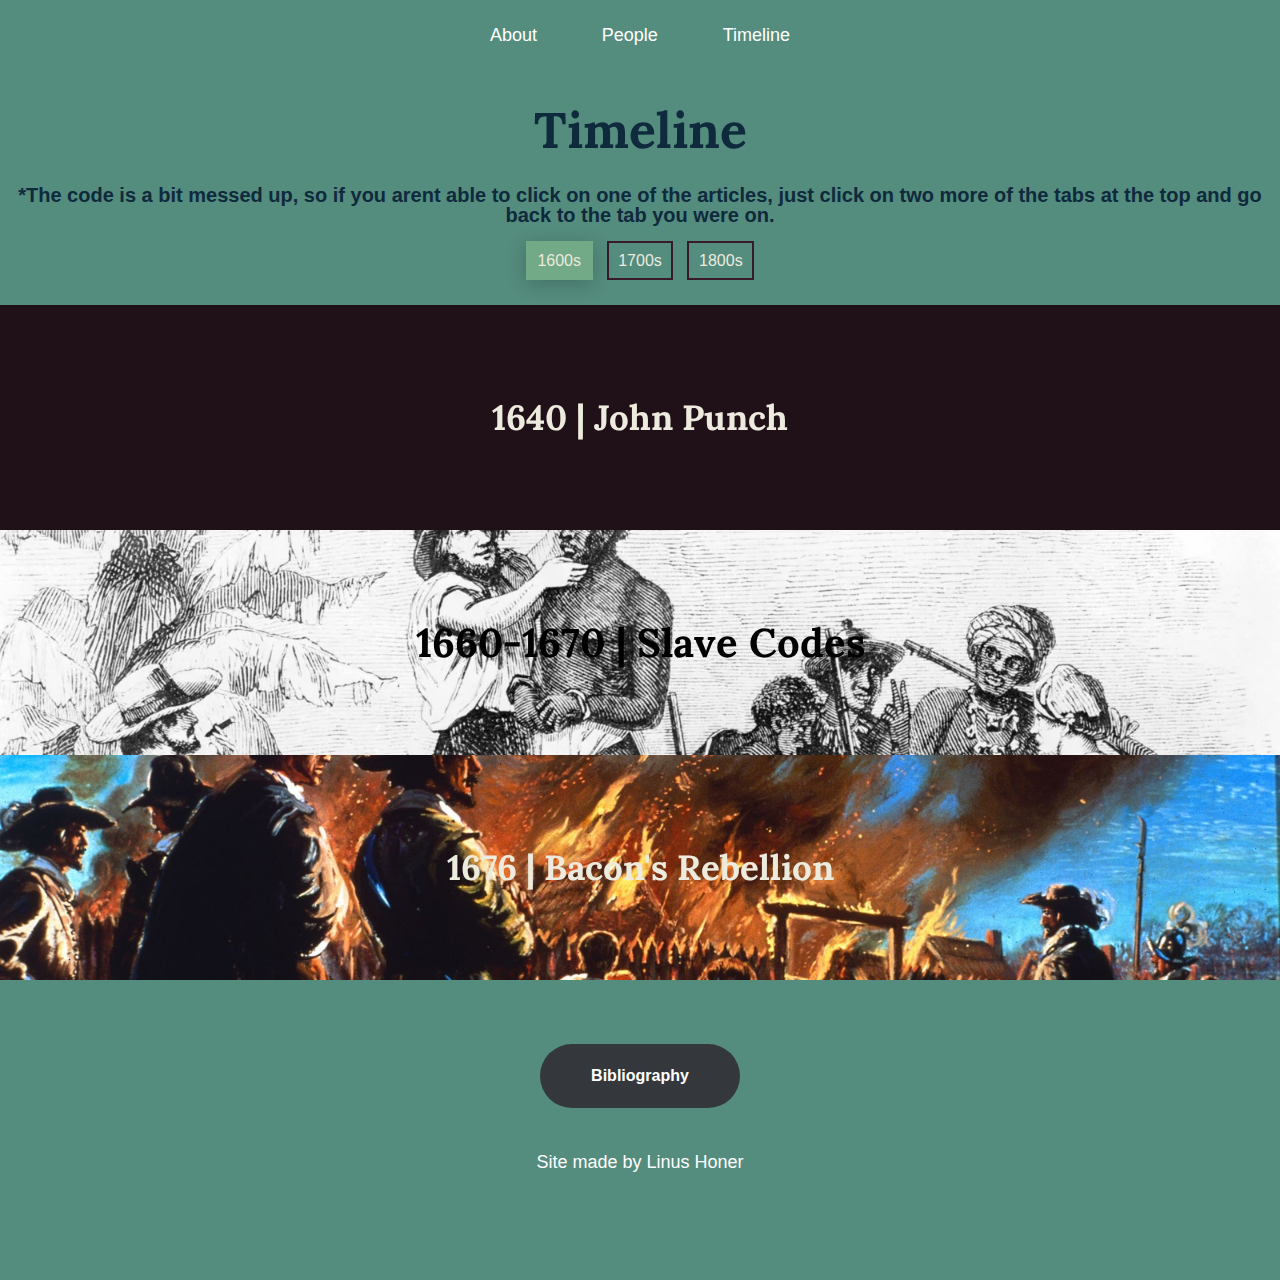
<file: timeline.html>
<!DOCTYPE html>
<html lang="en" class="no-js">
<head>
    <meta charset="UTF-8">
    <meta name="viewport" content="width=device-width, initial-scale=1.0">
    
    <link href="https://fonts.googleapis.com/css?family=Lora:400,700" rel="stylesheet">

    <link rel="stylesheet" href="assets/css/reset.css">
    <link rel="stylesheet" href="assets/css/style.css">
    <link rel="stylesheet" href="assets/css/navigation.css">
    <link rel="stylesheet" href="assets/css/timeline.css">
    <link rel="stylesheet" href="assets/css/modal.css">

    <script src="assets/js/modernizr.js"></script>

    <title>Timeline | Road to the Civil War</title>
</head>
<body>
    <header class="cd-morph-dropdown">
        <a href="#0" class="nav-trigger">Open Nav<span aria-hidden="true"></span></a>

        <nav class="main-nav">
            <ul>
                <li class="has-dropdown gallery" data-content="about">
                    <a href="about.html">About</a>
                </li>

                <li class="has-dropdown links" data-content="people">
                    <a href="articles.html">People</a>
                </li>

                <li class="has-dropdown button" data-content="timeline">
                    <a href="timeline.html">Timeline</a>
                </li>
            </ul>
        </nav>

        <div class="morph-dropdown-wrapper">
            <div class="dropdown-list">
                <ul>
                    <li id="about" class="dropdown gallery">
                        <a href="about.html" class="label">About</a>

                        <div class="content">
                            <ul>
                                <li>
                                    <a href="index.html">
                                        <em>Home</em>
                                        <span>Return to the Homepage</span>
                                    </a>
                                </li>

                                <li>
                                    <a href="about.html">
                                        <em>About</em>
                                        <span>About the website</span>
                                    </a>
                                </li>

                                <li>
                                    <a href="bibliography.html">
                                        <em>Bibliography</em>
                                        <span>Sources used for the entire website</span>
                                    </a>
                                </li>

                                <li>
                                    <a href="about.html">
                                        <em>Rubric</em>
                                        <span>The project rubric</span>
                                    </a>
                                </li>
                            </ul>
                        </div>
                    </li>

                    <li id="people" class="dropdown links">
                        <a href="articles.html" class="label">People</a>

                        <div class="content">
                            <ul>
                                <li>
									<h2>Anti-Slavery</h2>

									<ul class="links-list">
                                        <li><a href="project-3.html">John Punch</a></li>
										<li><a href="project-4.html">Charles Sumner</a></li>
									</ul>
								</li>

								<li>
									<h2>Pro-Slavery</h2>

									<ul class="links-list">
                                        <li><a href="project-2.html">James Murray Madison</a></li>
									</ul>
								</li>

                                <li>
									<h2>Neither</h2>

									<ul class="links-list">
										<li><a href="project-1.html">John Jacob Astor</a></li>
									</ul>
								</li>
                            </ul>
                        </div>
                    </li>

                    <li id="timeline" class="dropdown button">
						<a href="timeline.html" class="label">Timeline</a>
						
						<div class="content">	
							<ul class="links-list">
								<li><a href="timeline.html">John Punch</a></li>
								<li><a href="timeline.html">The Slave Codes</a></li>
								<li><a href="timeline.html">Bacon's Rebellion</a></li>
								<li><a href="timeline.html">The Dunmore Proclimation</a></li>
								<li><a href="timeline.html">The Cotton Gin</a></li>
								<li><a href="timeline.html">South Carolina Exposition</a></li>
                                <li><a href="timeline.html">The Dred Scott Decision</a></li>
								<li><a href="timeline.html">The Kansas-Nebraska Act</a></li>
								<li><a href="timeline.html">The Ostend Manifesto</a></li>
							</ul>

							<a href="timeline.html" class="btn">Full Timeline</a>
						</div>
					</li>
                </ul>

                <div class="bg-layer" aria-hidden="true"></div>
            </div>
        </div>
    </header>

    <main class="cd-main-content">
        <section>
            <div class="cd-3d-portfolio">
                <nav class="cd-3d-portfolio-navigation">
                    <div class="cd-wrapper">
                        <h1 style="font-size: 5rem; font-weight: 900;">Timeline</h1>

                        <sub style="font-size: 2rem; font-weight: bold;">*The code is a bit messed up, so if you arent able to click on one of the articles, just click on two more of the tabs at the top and go back to the tab you were on.</sub>

                        <hr style="background-color: #548c7e; border: none;">

                        <ul>
                            <li><a href="#0" class="selected">1600s</a></li>
                            <li><a href="#0">1700s</a></li>
                            <li><a href="#0">1800s</a></li>
                        </ul>
                    </div>
                </nav>

                <div class="projects">
                    <ul class="row">
                        <li class="front-face selected project-1">
                            <div class="project-wrapper">
                                <div class="project-image">
                                    <div class="project-title">
                                        <h2>1640 | John Punch</h2>
                                    </div>
                                </div>

                                <div class="project-content">
                                    <div>
                                        <p>
                                            John Punch was a slave who was one of the three men who attempted to escape from Virginia. Punch tried to escape alongside two white servants, but was captured in Maryland and brought back.
                                        </p>

                                        <p>
                                            A decision was made to only give the two white servants additional years to their servitude, John Punch was sentenced to slavery for life. This marked the earliest distinction between indentured servitude and hereditary slavery in the U.S.
                                        </p>

                                        <p>
                                            After the John Punch decision, the practice of hereditary slavery began expanding significantly, adn it was a key issue dividing the North and the South. Before this case, many African laborers were treated very similarly to European indentured servants, but the John Punch decision created a significant change in the practice of slavery, making it more common for servitude to be extended for life.
                                        </p>
                                    </div>
                                </div>

                                <a href="#0" class="close-project">Close</a>
                            </div>
                        </li>

                        <li class="right-face project-4">
                            <div class="project-wrapper">
                                <div class="project-image">
                                    <div class="project-title">
                                        <h2>1775 | Dunmore Proclamation</h2>
                                    </div>
                                </div>

                                <div class="project-content">
                                    <div>
                                        <p>
                                            <img class="cd-image" src="assets/images/Dunmore's_Proclamation_signed_November_7,_1775.jpg" alt="Dunmore Proclimation">
                                            The Dunmore Proclamation was a document created by Lord Dunmore, along with John Murray and Virginia’s royal governor. The proclamation declared that any enslaved people willing to fight for the British would be freed.
                                        </p>

                                        <p>
                                            The Dunmore Proclamation was one of the earliest signs that slavery would be an issue that would be present for a very long time in the Americas. In Virginia and other Southern colonies, it increased sectional tension between pro-slavery and anti-slavery factions.
                                        </p>

                                        <p>
                                            Lord Dunmore reported that about 300 enslaved people joined his “Ethiopian Regiment,” creating fear among plantation owners, although the number was smaller than Dunmore had originally expected.
                                        </p>

                                        <p>
                                            The Dunmore Proclamation also cause the formation of multiple local militias in Virginia to protect their homes and plantations because of a fear of British attack and uprisings. The military expiditions Dunmore led to suppress Patriot uprisings with the newly formed militias led to the Battle of Great Bridge on December 9th, 1775 at the Southern Branch of the Elizabeth River, which was a significant Patriot victory, with the British losing over 100 men. These events sparked a debate about how the future of slavery should go, and increased sectional tensions between free and slave states.
                                        </p>
                                    </div>
                                </div>

                                <a href="#0" class="close-project">Close</a>
                            </div>
                        </li>

                        <li class="right-face project-7">
                            <div class="project-wrapper">
                                <div class="project-image">
                                    <div class="project-title">
                                        <h2>1846-1857 | Dred Scott Decision</h2>
                                    </div>
                                </div>

                                <div class="project-content">
                                    <div>
                                        <p>
                                            <img class="cd-image" src="assets/images/dred-scott.webp" alt="Roger B. Taney">
                                            A slave named Dred Scott sued for his freedom in 1846 after being taken to free territories, and In 1857, in a decision led by Roger Brooke Taney, it was decided that the Missouri Compromise was unconstitutional and denied citizenship to any free black people.
                                        </p>

                                        <p>
                                            This decision outraged many people in the North, where many people wanted to stop the expansion of slavery. This increased the intensity of sectional tension in the United States and effectively opened all territories in the West to slavery.
                                        </p>
                                    </div>
                                </div>

                                <a href="#0" class="close-project">Close</a>
                            </div>
                        </li>
                    </ul>

                    <ul class="row">
                        <li class="front-face selected project-2">
                            <div class="project-wrapper">
                                <div class="project-image dark-bg">
                                    <div class="project-title">
                                        <h2>1660-1670 | Slave Codes</h2>
                                    </div>
                                </div>

                                <div class="project-content">
                                    <div>
                                        <p>
                                            <img class="cd-image" src="assets/images/00034514.jpg" alt="Slave Codes Document">
                                            The Slave Codes were a set of rules which determined the rights and freedoms of enslaved people in the 17th century. They included the following rules:
                                        </p>

                                        <p>
                                            - Enslaved people were considered property instead of people. Slave Codes, although different in seperate states, often stated that enslaved people could be bought, sold, or inherited like property.
                                        </p>

                                        <p>
                                            - Slaves were prohibited from leaving their owner’s property without permission
                                        </p>

                                        <p>
                                            - If a slave owner had suspection that a slave was planning rebellion or escape, or they attempted to escape or rebel, Harsh punishments were used like whipping, branding, and in come cases, execution.
                                        </p>

                                        <p>
                                            - Slave codes made it illegal to educate enslaved people because of a fear of them gaining the knowledge to resist, like in the case of Dred Scott, where he tried to sue for his freedom.
                                        </p>

                                        <p>
                                            - Slaves were forbidden to gather in large groups or own weapons.
                                        </p>

                                        <p>
                                            The slave codes restricted the rights of enslaved people heavily and also institutionalized racial discrimination, and influenced the social hierarchy of the South during this time. Due to this, many people in the south began to believe that any calls from the North for emancipation was a threat to their way of life.
                                        </p>

                                        <p>
                                            The Slave Codes also caused more people to fear rebellion, because they were formed as a response to the existing fear of rebellion, and strengthened after the Stono Rebellion in 1739.
                                        </p>
                                    </div>
                                </div>

                                <a href="#0" class="close-project">Close</a>
                            </div>
                        </li>

                        <li class="right-face project-5">
                            <div class="project-wrapper">
                                <div class="project-image">
                                    <div class="project-title">
                                        <h2>1793 | The Cotton Gin</h2>
                                    </div>
                                </div>

                                <div class="project-content">
                                    <div>
                                        <p>
                                            In 1793, Eli Whitney invented th cotton gin, which shaped the economic environment in the United States and increased sectional tensions prior to the Civil War. It was used for separating cotton fibers from seeds, which was previously labor-intensive in nature and limited the amount of that crop produced. With the advent of the cotton gin, cotton turned out to be much more profitable, and thus came the demand for slavery. 
                                        </p>

                                        <p>
                                            In the North, industrialization made less people want to own slaves, and as the abolitionist movement gained momentum, the north wanted to end slaver.
                                        </p>

                                        <p>
                                            However, the South, majorly because of the cotton gin, wanted to keep slave labor going in order to sell more valuble cash crops, and there were nearly 4 million enslaved people in the U.S. already by 1860.
                                        </p>

                                        <p>
                                            The debate over slavery in new territories became more of an issue in the 1800s due to the Missouri Compromise and the Compromise of 1850, and the cotton gin’s role in driving the demand for slave labor helped create sectional conflicts that lead to the civil war when Southern leaders fought to protect slavery while Northern leaders fought to end it.
                                        </p>
                                    </div>
                                </div>

                                <a href="#0" class="close-project">Close</a>
                            </div>
                        </li>

                        <li class="right-face project-8">
                            <div class="project-wrapper">
                                <div class="project-image">
                                    <div class="project-title">
                                        <h2>May 30th, 1854 | Kansas-Nebraska Act</h2>
                                    </div>
                                </div>

                                <div class="project-content">
                                    <div>
                                        <p>
                                            <img class="cd-image" src="assets/images/maps/Kansas-Nebraska Act.jpg" alt="Kansas Nebraska Act Map">
                                            Senator Stephen Douglas of Illinois introduced a bill in January 1854 that created the territories of Kansas and Nebraska out of the area just west of Missouri. He promoted popular sovereignty, which holds that the decision over whether or not slavery is permitted in new areas should be made by the local population. The map to the right is the Reynold’s Political Map of the United States, which was meant to showcase the area of the free states and the slave states compared to one another. The map was used in an 1856 political campaign for John Fremont, emphasizing the question of wether or not the Kansas-Nebraska act should be repealed.
                                        </p>

                                        <p>
                                            Opponents of the Act formed the Republican party, which made the divide between the North and the South of the United States much more prominent and was a key cause of the Civil War.
                                        </p>

                                        <p>
                                            <img class="cd-image" src="assets/images/maps/Essentials_of_United_States_history_1906_14777247564.webp" alt="Wilmot Proviso Map">
                                            The Wilmot Proviso had a negative effect on the sectional tensions of the time by proposing banning slavery in any new territories, although it did not pass. The Wilmot Proviso also affected the Kansas-Nebraska act in that it led to the development of new parties like the Free-Soil party, which played a role in the decision to use popular sovereignty in the new regions. The map to the right shows the new territories gained during the mexican cession, showing the amount of land that would have been affected, as well as the type of terrain in the area, showing what people would be moving there for work and what the economic demographic may look like.
                                        </p>
                                    </div>
                                </div>

                                <a href="#0" class="close-project">Close</a>
                            </div>
                        </li>
                    </ul>

                    <ul class="row">
                        <li class="front-face selected project-3">
                            <div class="project-wrapper">
                                <div class="project-image">
                                    <div class="project-title">
                                        <h2>1676 | Bacon's Rebellion</h2>
                                    </div>
                                </div>

                                <div class="project-content">
                                    <div>
                                        <p>
                                            <img class="cd-image" src="assets/images/maps/2d00297bbe09ce04e3527638e143b002.jpg" alt="Bacons Rebellion Map">
                                            In 1676, Nathaniel Bacon, a wealthy planter, led a rebellion against the Virginia government. The rebellion was sparked by frustrations about the handling on attacks on frontier settlements and the raising taxes in Virginia. Bacon’s followers largely consisted of poor frontier settlers, indentures servants, and enslaved people. The rebellion was quickly suppressed after Nathaniel Bacon died of dysentary on October 26, 1676, shortly after King Charles II sent a squadron to suppress the rebellion. This map shows the route that the Bacon’s Rebellion went on, starting in Occonecchee terriotory, where Nathaniel bacon's men murdered many of the tribe's people, and ending in Pamunkey, right next to Jamestown, which was burned. Although the name isn’t shown on the map, West Point, right next to Pamunkey, is where Nathaniel Bacon died of dysentary, ending the rebellion.
                                        </p>

                                        <p>
                                            Before the rebellion, Nathaniel Bacon wrote a list of complaints called the Declaration in the Name of the People of Virginia on July 30, 1676, directly against William Berkely, including the line <em>“Of this and the aforesaid articles we accuse Sir William Berkeley as guilty of each and every one of the same, and as one who has traitorously attempted, violated, and injured his Majesty’s interest here by a loss of a great part of this his colony and many of his faithful loyal subjects by him betrayed and in a barbarous and shameful manner exposed to the incursions and murder of the heathen.”</em> This quote accuses Berkely of betraying the interests of the British crown, Neglecting the defense of the colony of Viirginia from attacks by Native American Tribes in the phrase <em>“exposed to the incursions and murder of the heathen.”</em> This quote reveals that many of the colonists are deeply dissatisfied with the government’s management of Virginia and its perceived favoritism towards elite landowners. This increases the tension between economic classes in that time period, which in turn created a sharp divide between the slave-owning elite and the poor, which increased sectional tension between the free and slave states later in history.
                                        </p>

                                        <p>
                                            Bacon’s rebellion had very significant long-term implications, especially in shaping colonial policy and social dynamics between classes. Following the rebellion, the Virgina government made several changes, including a shift from relying on indentured servitude to a system of permanent slavery. Most wealthy land owners, seeking to avour unrest among poor white settlers, accepted this shift, increasingly turned to slave labor.
                                        </p>

                                        <p>
                                            While the rebellion did not directly lead to the civil war, it began to show some of the issues that would contribute to the conflict, such as the discontent among the lower classes, and an increasing reliance on slavery, as well as showing the willingness of people to rebel, indirectly leading to many other rebellions and action which would inspire the American Civil War.
                                        </p>
                                    </div>
                                </div>

                                <a href="#0" class="close-project">Close</a>
                            </div>
                        </li>

                        <li class="right-face project-6">
                            <div class="project-wrapper">
                                <div class="project-image">
                                    <div class="project-title">
                                        <h2>1828 | South Carolina Exposition</h2>
                                    </div>
                                </div>

                                <div class="project-content">
                                    <div>
                                        <p>
                                            <img class="cd-image" src="assets/images/Tariff-of-1828.webp" alt="Tariff of 1828 Cartoon">
                                            The South Carolina Exposition and Protest was a document written by John C. Calhoun in 1828 that opposed the Tariff of 1828 because he believed it harmed Southern states by imposing high tariffs on imported goods, which was seen as a way for the North to economically dominate the South. In this Exposition, he introduced the idea of nullification, saying that individual states had the right to nullify federal laws they thought were unconstitutional.
                                        </p>

                                        <p>
                                            When South Carolina attempted to nullify federal tariffs during a state convention in 1832, they also stated that any attempts to enforce the tariffs would result in South Carolina seceding from the Union.
                                        </p>

                                        <p>
                                            After this, Andrew Jackson responded with a Proclamation declaring that nullification was an illegal practice, and got Congress to pass the Force Bill in 1833, allowing the government to use military force to enforce the tariffs in South Carolina. This created a lot of sectional tension, making the divide between the North and the South even more prominent, and was one of the biggest causes of the Civil War.
                                        </p>
                                    </div>
                                </div>

                                <a href="#0" class="close-project">Close</a>
                            </div>
                        </li>

                        <li class="right-face project-9">
                            <div class="project-wrapper">
                                <div class="project-image">
                                    <div class="project-title">
                                        <h2>October 18th, 1854 | Ostend Manifesto</h2>
                                    </div>
                                </div>

                                <div class="project-content">
                                    <div>
                                        <p>
                                            The Ostend Manifesto was a proposition to purchase Cuba from Mexico backed by Pierre Soulé and written by James Buchanan. Three American diplomats met in Ostend, Belgium from October 9-11, 1854, then moved to Aachen, Prussia to prepare a report. The report contained the line “Cuba is as necessary to the North American republic as any of its present members, and that it belongs naturally to that great family of states of which the Union is the Providential Nursery,” which angered many Northerners who saw expanding to Cuba as a way to expand the reach of Slavery.
                                        </p>

                                        <p>
                                            The manifesto was seen as unconstitutional and was immediately shot down by the Northern public when it was revealed in 1854. This escalated the tensions between the North and the South.
                                        </p>

                                        <p>
                                            
                                        </p>
                                    </div>
                                </div>

                                <a href="#0" class="close-project">Close</a>
                            </div>
                        </li>
                    </ul>
                </div>
            </div>
        </section>
        <section class="cd-section">
            <div class="cd-modal-action">
                <a href="#0" class="m-btn" data-type="modal-trigger">Bibliography</a>
                <span class="cd-modal-bg"></span>
            </div>

            <p>
                Site made by Linus Honer
            </p>

            <div class="cd-modal">
                <p>
                    Donoghue, John. “Out of the Land of Bondage”: The English Revolution and the Atlantic Origins of Abolition : The American Historical Review. academic.oup.com/ahr/article/115/4/943/35810?login=false.
                </p>
    
                <p>
                    Coates, Rodney. “Law and the Cultural Production of Race and Racialized Systems of Oppression.” Sage Publications. web.pdx.edu/~ingham/syllabi/Perspectives/LawHistRacism.pdf.
                </p>
    
                <p>
                    Buchanan, James et al. 1854. The Ostend Manifesto. Lovell & Co.
                </p>
    
                <p>
                    N. Currier, and Louis Maurer. The Ostend doctrine. Practical Democrats carrying out the principle. [N.Y.: For Sale by Nathaniel Currier at no. 2 Spruce St] Photograph. Retrieved from the Library of Congress, www.loc.gov/item/2003656587/.
                </p>
    
                <p>
                    McNamara, Robert. “Ostend Manifesto, Controversial Proposal for US to Acquire Cuba.” ThoughtCo. www.thoughtco.com/ostend-manifesto-4590301.
                </p>
    
                <p>
                    Ashcroft, John et al. “Missouri's Dred Scott Case, 1846-1857.” Missouri Digital Heritage. www.sos.mo.gov/archives/resources/africanamerican/scott/scott.asp#:~:text=Missouri's%20Dred%20Scott%20Case%2C%201846,Missouri%20Compromise%20to%20be%20unconstitutional.
                </p>
    
                <p>
                    Konig, David Thomas. The Long Road to Dred Scott:  Personhood and the Rule of Law in the Trial Court Records of St. Louis Slave Freedom Suits. UMKC Law Review. www.sos.mo.gov/CMSImages/MDH/TheLongRoadtoDredScott.pdf.
                </p>
    
                <p>
                    Onion, Amanda et al. “Kansas‑Nebraska Act.” History.com. www.history.com/topics/19th-century/kansas-nebraska-act.
                </p>
    
                <p>
                    Lamm, Alan. “Slave Codes.” North Carolina Encyclopedia. www.ncpedia.org/slave-codes.
                </p>
    
                <p>
                    Bridges, Rogers. “CODES” Illinois Periodicals Online. www.lib.niu.edu/1996/iht329602.html.
                </p>
    
                <p>	
                    Adelman, Garry et al. “The Wilmot Proviso.” American Battlefield Trust. www.battlefields.org/learn/articles/wilmot-proviso.
                </p>
    
                <p>
                    Rice, James. “Bacon’s Rebellion (1676–1677).” Enyclopedia Virginia. encyclopediavirginia.org/entries/bacons-rebellion-1676-1677/.
                </p>
    
                <p>
                    Bosket, Jamie et al. “Bacon's Rebellion in Virginia in the years 1675 & 1676” Virginia Museum of History and Culture. virginiahistory.org/learn/bacons-rebellion-virginia-years-1675-1676.
                </p>
    
                <p>
                    Onion, Amanda et al. “Cotton Gin and Eli Whitney.” History.com. www.history.com/topics/inventions/cotton-gin-and-eli-whitney.
                </p>
    
                <p>
                    Youngman, Anna. The Fortune of John Jacob Astor. Journal of Political Economy, 1908.
                </p>
    
                <P>
                    Britannica, The Editors of Encyclopaedia. “The American Fur Company.” Encyclopaedia Britannica. www.britannica.com/money/American-Fur-Company.
                </P>
    
                <p>
                    Tarter, Brent. “Nathaniel Bacon (1647–1676).” Encyclopedia Virginia. encyclopediavirginia.org/entries/bacon-nathaniel-1647-1676/.
                </p>
    
                <p>
                    Bacon, Nathaniel. “The Declaration.” History Hatters. historymatters.gmu.edu/d/5800.
                </p>
    
                <p>
                    Carter, Linda. “Bacon’s Rebellion and the Defeat of the Saponi Tribes at Occoneechee Island.” Searching for Saponitown. saponitown.com/bacons-rebellion-and-the-defeat-of-the-saponi-tribes-at-occoneechee-island/.
                </p>
    
                <p>
                    Willson, Mitchell et al. “Eli Whitney: The Inventor” The Eli Whitney Museum and Workshop. www.eliwhitney.org/museum/about-eli-whitney/inventor.
                </p>
    
                <p>
                    Newman, John et al. United States History. Des Moines, Iowa, Perfection Learning, 2008.
                </p>
            </div>

            <a href="#0" class="cd-modal-close">Close</a>
        </section>
    </main>

    <script src="https://ajax.googleapis.com/ajax/libs/jquery/3.0.0/jquery.min.js"></script>
    <script>
        if( !window.jQuery ) document.write('<script src="assets/js/jquery-3.0.0.min.js"><\/script>');
    </script>
    <script src="assets/js/modernizr-custom.js"></script>
    <script src="assets/js/velocity.min.js"></script>
    <script src="assets/js/navigation.js"></script>
    <script src="assets/js/modal.js"></script>
    <script src="assets/js/timeline.js"></script>
</body>
</html>
</file>
<file: assets/css/style.css>
/* -------------------------------- 

Primary style

-------------------------------- */
*, *::after, *::before {
    box-sizing: inherit;
  }
  
  html {
    font-size: 62.5%;
  }
  
  body {
    font-size: 1.6rem;
    font-family: "Roboto", sans-serif;
    color: #0f293d;
    background-color: white;
    -webkit-font-smoothing: antialiased;
    -moz-osx-font-smoothing: grayscale;
  }
  
  a {
    color: #db6356;
    text-decoration: none;
  }
  
  img {
    max-width: 100%;
  }
  
  .cd-img-replace {
    /* replace text with image */
    color: transparent;
    white-space: nowrap;
    text-indent: 100%;
    overflow: hidden;
  }

  .text-center {
    text-align: center
  }

  .text-left {
    text-align: left
  }
  
  .text-right {
    text-align: right
  }

  .flex {
    display: -ms-flexbox;
    display: flex
  }
  
  .inline-flex {
    display: -ms-inline-flexbox;
    display: inline-flex
  }
  
  .flex-wrap {
    -ms-flex-wrap: wrap;
    flex-wrap: wrap
  }
  
  .flex-column {
    -ms-flex-direction: column;
    flex-direction: column
  }
  
  .flex-row {
    -ms-flex-direction: row;
    flex-direction: row
  }
  
  .flex-center {
    -ms-flex-pack: center;
    justify-content: center;
    -ms-flex-align: center;
    align-items: center
  }

  .justify-start {
    -ms-flex-pack: start;
    justify-content: flex-start
  }
  
  .justify-end {
    -ms-flex-pack: end;
    justify-content: flex-end
  }
  
  .justify-center {
    -ms-flex-pack: center;
    justify-content: center
  }
  
  .justify-between {
    -ms-flex-pack: justify;
    justify-content: space-between
  }

  .items-center {
    -ms-flex-align: center;
    align-items: center
  }
  
  .items-start {
    -ms-flex-align: start;
    align-items: flex-start
  }
  
  .items-end {
    -ms-flex-align: end;
    align-items: flex-end
  }

  .cd-bib p {
    color: aliceblue;
    line-height: 2;
    padding: 10px;
    margin: 2em;
    margin-bottom: 1em;
  }
</file>
<file: assets/css/navigation.css>
/* -------------------------------- 

 Header

-------------------------------- */
.cd-morph-dropdown {
    position: relative;
    height: 60px;
    background-color: #FFFFFF;
    z-index: 5;
  }
  .cd-morph-dropdown::before {
    /* never visible - used in JS to check mq */
    content: 'mobile';
    display: none;
  }
  .cd-morph-dropdown .nav-trigger {
    /* menu icon - visible on small screens only */
    position: absolute;
    top: 0;
    right: 0;
    height: 60px;
    width: 60px;
    /* replace text with icon */
    overflow: hidden;
    text-indent: 100%;
    white-space: nowrap;
    color: transparent;
  }
  .cd-morph-dropdown .nav-trigger span, .cd-morph-dropdown .nav-trigger span::after, .cd-morph-dropdown .nav-trigger span::before {
    /* these are the 3 lines of the menu icon */
    position: absolute;
    background-color: #1A1A1A;
    height: 3px;
    width: 26px;
  }
  .cd-morph-dropdown .nav-trigger span {
    left: 50%;
    top: 50%;
    bottom: auto;
    right: auto;
    -webkit-transform: translateX(-50%) translateY(-50%);
        -ms-transform: translateX(-50%) translateY(-50%);
            transform: translateX(-50%) translateY(-50%);
    -webkit-transition: background-color .3s;
    transition: background-color .3s;
  }
  .cd-morph-dropdown .nav-trigger span::after, .cd-morph-dropdown .nav-trigger span::before {
    content: '';
    left: 0;
    -webkit-transition: -webkit-transform .3s;
    transition: -webkit-transform .3s;
    transition: transform .3s;
    transition: transform .3s, -webkit-transform .3s;
  }
  .cd-morph-dropdown .nav-trigger span::before {
    -webkit-transform: translateY(-9px);
        -ms-transform: translateY(-9px);
            transform: translateY(-9px);
  }
  .cd-morph-dropdown .nav-trigger span::after {
    -webkit-transform: translateY(9px);
        -ms-transform: translateY(9px);
            transform: translateY(9px);
  }
  .cd-morph-dropdown.nav-open .nav-trigger span {
    background-color: transparent;
  }
  .cd-morph-dropdown.nav-open .nav-trigger span::before {
    -webkit-transform: rotate(45deg);
        -ms-transform: rotate(45deg);
            transform: rotate(45deg);
  }
  .cd-morph-dropdown.nav-open .nav-trigger span::after {
    -webkit-transform: rotate(-45deg);
        -ms-transform: rotate(-45deg);
            transform: rotate(-45deg);
  }
  .cd-morph-dropdown .main-nav {
    display: none;
  }
  .cd-morph-dropdown .morph-dropdown-wrapper {
    display: none;
    position: absolute;
    top: 60px;
    left: 0;
    width: 100%;
    padding: 1.2em 5%;
    box-shadow: inset 0 1px 0 #e6e6e6;
    background-color: #FFFFFF;
  }
  .cd-morph-dropdown.nav-open .morph-dropdown-wrapper {
    display: block;
  }
  .cd-morph-dropdown .dropdown-list > ul > li {
    margin-bottom: 3.3em;
  }
  .cd-morph-dropdown .label {
    display: block;
    font-size: 2.2rem;
    color: #1A1A1A;
    margin-bottom: .8em;
  }
  .cd-morph-dropdown .content li::after {
    clear: both;
    content: "";
    display: block;
  }
  .cd-morph-dropdown .gallery .content li {
    margin-bottom: 1.4em;
  }
  .cd-morph-dropdown .gallery .content a {
    display: block;
  }
  .cd-morph-dropdown .gallery .content a::before {
    /* icon on the left */
    content: '';
    display: inline-block;
    float: left;
    height: 54px;
    width: 54px;
    margin-right: .6em;
    background: red;
    border-radius: 50%;
    -webkit-transition: background .2s;
    transition: background .2s;
  }
  .cd-morph-dropdown .gallery .content a span, .cd-morph-dropdown .gallery .content a em {
    display: block;
    line-height: 1.2;
  }
  .cd-morph-dropdown .gallery .content a em {
    font-size: 1.8rem;
    padding: .4em 0 .2em;
    color: #1A1A1A;
  }
  .cd-morph-dropdown .gallery .content a span {
    font-size: 1.4rem;
    color: #a6a6a6;
  }
  .cd-morph-dropdown .gallery .content a:hover::before {
    background-color: #1A1A1A;
  }
  .cd-morph-dropdown .gallery li:nth-of-type(1) a::before {
    background: #f4e58a url(../icons/cd-gallery-icons.svg) no-repeat 0 0;
  }
  .cd-morph-dropdown .gallery li:nth-of-type(2) a::before {
    background: #F4AF6D url(../icons/cd-gallery-icons.svg) no-repeat -54px 0;
  }
  .cd-morph-dropdown .gallery li:nth-of-type(3) a::before {
    background: #DB6356 url(../icons/cd-gallery-icons.svg) no-repeat -108px 0;
  }
  .cd-morph-dropdown .gallery li:nth-of-type(4) a::before {
    background: #8D4645 url(../icons/cd-gallery-icons.svg) no-repeat -162px 0;
  }
  .cd-morph-dropdown .links .content > ul > li {
    margin-top: 1em;
  }
  .cd-morph-dropdown .links-list a,
  .cd-morph-dropdown .btn {
    display: block;
    margin-left: 14px;
    font-size: 2.2rem;
    line-height: 1.6;
  }
  .cd-morph-dropdown .links-list a:hover,
  .cd-morph-dropdown .btn:hover {
    color: #1A1A1A;
  }
  .cd-morph-dropdown .content h2 {
    color: #a6a6a6;
    text-transform: uppercase;
    font-weight: bold;
    font-size: 1.3rem;
    margin: 20px 0 10px 14px;
  }
  @media only screen and (min-width: 1000px) {
    .cd-morph-dropdown {
      position: absolute;
      height: 80px;
      left: 0;
      top: 0;
      width: 100%;
      padding: 0;
      text-align: center;
      background-color: transparent;
    }
    .cd-morph-dropdown::before {
      content: 'desktop';
    }
    .cd-morph-dropdown .nav-trigger {
      display: none;
    }
    .cd-morph-dropdown .main-nav {
      display: inline-block;
    }
    .cd-morph-dropdown .main-nav > ul > li {
      display: inline-block;
      float: left;
    }
    .cd-morph-dropdown .main-nav > ul > li > a {
      display: block;
      padding: 0 1.8em;
      height: 70px;
      line-height: 70px;
      color: #FFFFFF;
      font-size: 1.8rem;
      -webkit-font-smoothing: antialiased;
      -moz-osx-font-smoothing: grayscale;
      -webkit-transition: opacity .2s;
      transition: opacity .2s;
    }
    .cd-morph-dropdown.is-dropdown-visible .main-nav > ul > li > a {
      /* main navigation hover effect - on hover, reduce opacity of elements not hovered over */
      opacity: .6;
    }
    .cd-morph-dropdown.is-dropdown-visible .main-nav > ul > li.active > a {
      opacity: 1;
    }
    .cd-morph-dropdown .morph-dropdown-wrapper {
      /* dropdown wrapper - used to create the slide up/slide down effect when dropdown is revealed/hidden */
      display: block;
      top: 58px;
      /* overwrite mobile style */
      width: auto;
      padding: 0;
      box-shadow: none;
      background-color: transparent;
      /* Force Hardware acceleration */
      -webkit-transform: translateZ(0);
              transform: translateZ(0);
      will-change: transform;
      -webkit-transform: translateY(20px);
          -ms-transform: translateY(20px);
              transform: translateY(20px);
      -webkit-transition: -webkit-transform .3s;
      transition: -webkit-transform .3s;
      transition: transform .3s;
      transition: transform .3s, -webkit-transform .3s;
    }
    .cd-morph-dropdown.is-dropdown-visible .morph-dropdown-wrapper {
      -webkit-transform: translateY(0);
          -ms-transform: translateY(0);
              transform: translateY(0);
    }
    .cd-morph-dropdown .dropdown-list {
      position: absolute;
      top: 0;
      left: 0;
      visibility: hidden;
      -webkit-transform: translateZ(0);
              transform: translateZ(0);
      will-change: transform, width, height;
      -webkit-transition: visibility .3s;
      transition: visibility .3s;
      box-shadow: 0 10px 20px rgba(0, 0, 0, 0.08);
    }
    .no-csstransitions .cd-morph-dropdown .dropdown-list {
      display: none;
    }
    .cd-morph-dropdown .dropdown-list::before {
      /* dropdown top triangle */
      content: '';
      position: absolute;
      bottom: 100%;
      left: 50%;
      right: auto;
      -webkit-transform: translateX(-50%);
          -ms-transform: translateX(-50%);
              transform: translateX(-50%);
      height: 0;
      width: 0;
      border: 8px solid transparent;
      border-bottom-color: #FFFFFF;
      opacity: 0;
      -webkit-transition: opacity .3s;
      transition: opacity .3s;
    }
    .cd-morph-dropdown .dropdown-list > ul {
      position: relative;
      z-index: 1;
      height: 100%;
      width: 100%;
      overflow: hidden;
    }
    .cd-morph-dropdown.is-dropdown-visible .dropdown-list {
      visibility: visible;
      -webkit-transition: width .3s, height .3s, -webkit-transform .3s;
      transition: width .3s, height .3s, -webkit-transform .3s;
      transition: transform .3s, width .3s, height .3s;
      transition: transform .3s, width .3s, height .3s, -webkit-transform .3s;
    }
    .cd-morph-dropdown.is-dropdown-visible .dropdown-list::before {
      opacity: 1;
    }
    .cd-morph-dropdown .dropdown {
      position: absolute;
      left: 0;
      top: 0;
      opacity: 0;
      visibility: hidden;
      width: 100%;
      -webkit-transition: opacity .3s, visibility .3s;
      transition: opacity .3s, visibility .3s;
    }
    .cd-morph-dropdown .dropdown.active {
      opacity: 1;
      visibility: visible;
    }
    .cd-morph-dropdown .dropdown.move-left .content {
      -webkit-transform: translateX(-100px);
          -ms-transform: translateX(-100px);
              transform: translateX(-100px);
    }
    .cd-morph-dropdown .dropdown.move-right .content {
      -webkit-transform: translateX(100px);
          -ms-transform: translateX(100px);
              transform: translateX(100px);
    }
    .cd-morph-dropdown .label {
      /* hide the label on bigger devices */
      display: none;
    }
    .cd-morph-dropdown .content {
      padding: 2.2em 1.8em;
      -webkit-transition: -webkit-transform .3s;
      transition: -webkit-transform .3s;
      transition: transform .3s;
      transition: transform .3s, -webkit-transform .3s;
      text-align: left;
    }
    .cd-morph-dropdown .content > ul::after {
      clear: both;
      content: "";
      display: block;
    }
    .cd-morph-dropdown .content > ul > li {
      width: 48%;
      float: left;
      margin-right: 4%;
      margin-top: 0;
    }
    .cd-morph-dropdown .content > ul > li:nth-of-type(2n) {
      margin-right: 0;
    }
    .cd-morph-dropdown .gallery .content {
      /* you need to set a width for the .content elements because they have a position absolute */
      width: 510px;
      padding-bottom: .8em;
    }
    .cd-morph-dropdown .gallery .content li {
      margin-bottom: 1.8em;
    }
    .cd-morph-dropdown .links .content > ul > li {
      margin-top: 0;
    }
    .cd-morph-dropdown .links .content,
    .cd-morph-dropdown .button .content {
      width: 390px;
    }
    .cd-morph-dropdown .links-list a {
      font-size: 1.6rem;
      margin-left: 0;
    }
    .cd-morph-dropdown .btn {
      display: block;
      width: 100%;
      height: 60px;
      margin: 1.5em 0 0;
      font-size: 1.8rem;
      text-align: center;
      color: #FFFFFF;
      line-height: 60px;
      background: #DB6356;
      -webkit-font-smoothing: antialiased;
      -moz-osx-font-smoothing: grayscale;
    }
    .cd-morph-dropdown .btn:hover {
      background: #1A1A1A;
      color: #FFFFFF;
    }
    .cd-morph-dropdown .content h2 {
      font-size: 1.8rem;
      text-transform: none;
      font-weight: normal;
      color: #1A1A1A;
      margin: 0 0 .6em;
    }
    .cd-morph-dropdown .bg-layer {
      /* morph dropdown background */
      position: absolute;
      top: 0;
      left: 0;
      height: 1px;
      width: 1px;
      background: #FFFFFF;
      opacity: 0;
      -webkit-transition: opacity .3s;
      transition: opacity .3s;
      -webkit-transform-origin: top left;
          -ms-transform-origin: top left;
              transform-origin: top left;
      -webkit-transform: translateZ(0);
              transform: translateZ(0);
      will-change: transform;
      -webkit-backface-visibility: hidden;
              backface-visibility: hidden;
    }
    .cd-morph-dropdown.is-dropdown-visible .bg-layer {
      opacity: 1;
      -webkit-transition: opacity .3s, -webkit-transform .3s;
      transition: opacity .3s, -webkit-transform .3s;
      transition: transform .3s, opacity .3s;
      transition: transform .3s, opacity .3s, -webkit-transform .3s;
    }
  }
  
  /* -------------------------------- 
  
  Main site content
  
  -------------------------------- */
  .cd-main-content {
    min-height: 100vh;
    background-color: #548c7e;
  }
  @media only screen and (min-width: 1000px) {
    .cd-main-content {
      padding-top: 80px;
    }
  }




  .fancy-buttons a,
  .fancy-buttons .btn {
    display: block;
    margin-left: 14px;
    font-size: 2.2rem;
    line-height: 1.6;
  }
  .fancy-buttons a:hover,
  .fancy-buttons .btn:hover {
    color: #1A1A1A;
  }

    .fancy-buttons a {
      font-size: 1.6rem;
      margin-left: 0;
    }
    .fancy-buttons .btn {
      display: block;
      width: 20%;
      height: 60px;
      margin: 1.5em 0 0;
      font-size: 1.8rem;
      text-align: center;
      color: #FFFFFF;
      line-height: 60px;
      background: #DB6356;
      -webkit-font-smoothing: antialiased;
      -moz-osx-font-smoothing: grayscale;
    }
    .fancy-buttons .btn:hover {
      background: #1A1A1A;
      color: #FFFFFF;
    }
</file>
<file: assets/css/project.css>
/* -------------------------------- 

Main Components 

-------------------------------- */
.project-selected header {
    height: 170px;
    line-height: 170px;
    text-align: center;
    background: #513e5d;
    -webkit-font-smoothing: antialiased;
    -moz-osx-font-smoothing: grayscale; }
    .project-selected header h1 {
      font-size: 2rem;
      color: #ffffff; }
    @media only screen and (min-width: 768px) {
      .project-selected header {
        height: 200px;
        line-height: 200px; }
        .project-selected header h1 {
          font-size: 2.6rem; } }
  
  .cd-single-item {
    position: relative;
    background: #ffffff; }
  
  .cd-slider-wrapper {
    position: relative;
    z-index: 1;
    -webkit-transition: width 0.4s;
    -moz-transition: width 0.4s;
    transition: width 0.4s;
    /* Force Hardware Acceleration in WebKit */
    -webkit-transform: translateZ(0);
    -moz-transform: translateZ(0);
    -ms-transform: translateZ(0);
    -o-transform: translateZ(0);
    transform: translateZ(0);
    -webkit-backface-visibility: hidden;
    backface-visibility: hidden;
    will-change: width; }
    @media only screen and (min-width: 1024px) {
      .cd-slider-wrapper {
        width: 50%; }
        .cd-slider-active .cd-slider-wrapper {
          width: 100%; } }
  
  .cd-slider {
    position: relative;
    z-index: 1;
    overflow: hidden; }
    .cd-slider::before {
      /* never visible - this is used in jQuery to check the current MQ */
      content: 'mobile';
      display: none; }
    .cd-slider li {
      position: absolute;
      top: 0;
      left: 0;
      z-index: 1;
      height: 100%;
      width: 100%;
      -webkit-transform: translateX(100%);
      -moz-transform: translateX(100%);
      -ms-transform: translateX(100%);
      -o-transform: translateX(100%);
      transform: translateX(100%);
      -webkit-transition: -webkit-transform 0.3s;
      -moz-transition: -moz-transform 0.3s;
      transition: transform 0.3s; }
      .cd-slider li img {
        display: block;
        width: 100%; }
      .cd-slider li.selected {
        position: relative;
        z-index: 2;
        -webkit-transform: translateX(0);
        -moz-transform: translateX(0);
        -ms-transform: translateX(0);
        -o-transform: translateX(0);
        transform: translateX(0); }
      .cd-slider li.move-left {
        -webkit-transform: translateX(-100%);
        -moz-transform: translateX(-100%);
        -ms-transform: translateX(-100%);
        -o-transform: translateX(-100%);
        transform: translateX(-100%); }
    @media only screen and (min-width: 1024px) {
      .cd-slider {
        cursor: pointer; }
        .cd-slider::before {
          /* never visible - this is used in jQuery to check the current MQ */
          content: 'desktop'; }
        .cd-slider::after {
          /* slider cover layer - to indicate the image is clickable */
          content: '';
          display: block;
          position: absolute;
          top: 0;
          left: 0;
          height: 100%;
          width: 100%;
          background: rgba(81, 62, 93, 0.4) url("../icons/cd-icon-zoom.svg") no-repeat center center;
          /* size of the icon */
          background-size: 48px;
          opacity: 0;
          z-index: 4;
          -webkit-transition: opacity 0.2s;
          -moz-transition: opacity 0.2s;
          transition: opacity 0.2s; }
        .no-touch .cd-slider:hover::after {
          opacity: 1; }
        .cd-slider-active .cd-slider {
          cursor: auto; }
          .cd-slider-active .cd-slider::after {
            display: none; } }
  
  @media only screen and (min-width: 1024px) {
    .cd-slider-navigation li, .cd-slider-pagination {
      opacity: 0;
      visibility: hidden;
      -webkit-transition: opacity 0.4s 0s, visibility 0s 0.4s;
      -moz-transition: opacity 0.4s 0s, visibility 0s 0.4s;
      transition: opacity 0.4s 0s, visibility 0s 0.4s; }
      .cd-slider-active .cd-slider-navigation li, .cd-slider-active .cd-slider-pagination {
        opacity: 1;
        visibility: visible;
        -webkit-transition: opacity 0.4s 0.4s, visibility 0s 0.4s;
        -moz-transition: opacity 0.4s 0.4s, visibility 0s 0.4s;
        transition: opacity 0.4s 0.4s, visibility 0s 0.4s; } }
  .cd-slider-navigation li {
    position: absolute;
    z-index: 2;
    top: 50%;
    bottom: auto;
    -webkit-transform: translateY(-50%);
    -moz-transform: translateY(-50%);
    -ms-transform: translateY(-50%);
    -o-transform: translateY(-50%);
    transform: translateY(-50%); }
    .cd-slider-navigation li:first-of-type {
      left: 10px; }
    .cd-slider-navigation li:last-of-type {
      right: 10px; }
    .cd-slider-navigation li a {
      display: block;
      width: 48px;
      height: 48px;
      background: url("../icons/cd-arrow.svg") no-repeat center center;
      -webkit-transition: opacity 0.2s 0s, visibility 0s 0s;
      -moz-transition: opacity 0.2s 0s, visibility 0s 0s;
      transition: opacity 0.2s 0s, visibility 0s 0s;
      -webkit-transform: rotate(270deg);
      -moz-transform: rotate(270deg);
      -ms-transform: rotate(270deg);
      -o-transform: rotate(270deg);
      transform: rotate(270deg);
      /* image replacement */
      overflow: hidden;
      text-indent: 100%;
      white-space: nowrap; }
      .cd-slider-navigation li a.inactive {
        opacity: 0;
        visibility: hidden;
        -webkit-transition: opacity 0.2s 0s, visibility 0s 0.2s;
        -moz-transition: opacity 0.2s 0s, visibility 0s 0.2s;
        transition: opacity 0.2s 0s, visibility 0s 0.2s; }
      .no-touch .cd-slider-navigation li a:hover {
        opacity: .7; }
    .cd-slider-navigation li:first-of-type a {
      -webkit-transform: rotate(90deg);
      -moz-transform: rotate(90deg);
      -ms-transform: rotate(90deg);
      -o-transform: rotate(90deg);
      transform: rotate(90deg); }
    @media only screen and (min-width: 1024px) {
      .cd-slider-navigation li:first-child {
        left: 30px; }
      .cd-slider-navigation li:last-child {
        right: 30px; } }
  
  .cd-slider-pagination {
    /* you won't see this element in the html but it will be created using jQuery */
    position: absolute;
    z-index: 2;
    bottom: 30px;
    left: 50%;
    right: auto;
    -webkit-transform: translateX(-50%);
    -moz-transform: translateX(-50%);
    -ms-transform: translateX(-50%);
    -o-transform: translateX(-50%);
    transform: translateX(-50%);
    visibility: hidden; }
    .cd-slider-pagination:after {
      content: "";
      display: table;
      clear: both; }
    .touch .cd-slider-pagination {
      visibility: hidden; }
    .cd-slider-pagination li {
      display: inline-block;
      float: left;
      margin: 0 5px; }
      .cd-slider-pagination li.selected a {
        background: #f5f4f3; }
    .cd-slider-pagination a {
      display: block;
      height: 12px;
      width: 12px;
      border-radius: 50%;
      border: 1px solid #f5f4f3;
      /* fix a bug in IE9/10 - transparent anchor not clickable */
      background-color: rgba(255, 255, 255, 0);
      /* image replacement */
      overflow: hidden;
      text-indent: 100%;
      white-space: nowrap; }
  
  .cd-slider-wrapper .cd-close {
    display: none;
    position: absolute;
    z-index: 2;
    top: 30px;
    right: 30px;
    width: 48px;
    height: 48px;
    background: url("../icons/cd-icon-close.svg") no-repeat center center;
    /* image replacement */
    overflow: hidden;
    text-indent: 100%;
    white-space: nowrap;
    visibility: hidden;
    opacity: 0;
    -webkit-transition: -webkit-transform 0.3s 0s, visibility 0s 0.4s;
    -moz-transition: -moz-transform 0.3s 0s, visibility 0s 0.4s;
    transition: transform 0.3s 0s, visibility 0s 0.4s; }
    .cd-slider-active .cd-slider-wrapper .cd-close {
      visibility: visible;
      opacity: 1;
      -webkit-transition: -webkit-transform 0.3s 0s, visibility 0s 0s, opacity 0.4s 0.4s;
      -moz-transition: -moz-transform 0.3s 0s, visibility 0s 0s, opacity 0.4s 0.4s;
      transition: transform 0.3s 0s, visibility 0s 0s, opacity 0.4s 0.4s; }
    .no-touch .cd-slider-active .cd-slider-wrapper .cd-close:hover {
      -webkit-transform: scale(1.2);
      -moz-transform: scale(1.2);
      -ms-transform: scale(1.2);
      -o-transform: scale(1.2);
      transform: scale(1.2); }
    @media only screen and (min-width: 1024px) {
      .cd-slider-wrapper .cd-close {
        display: block; } }
  
  .cd-item-info {
    padding: 50px 5%; }
    .cd-item-info h2, .cd-item-info p {
      max-width: 480px; }
    .cd-item-info h2 {
      font-size: 2.4rem;
      font-weight: bold; }
    .cd-item-info p {
      line-height: 1.6;
      margin: 1em 0;
      color: #666666; }
    .cd-item-info .add-to-cart {
      -webkit-appearance: none;
      -moz-appearance: none;
      -ms-appearance: none;
      -o-appearance: none;
      appearance: none;
      border: none;
      padding: .8em 1.6em;
      background-color: #f42e4e;
      color: #ffffff;
      -webkit-font-smoothing: antialiased;
      -moz-osx-font-smoothing: grayscale;
      font-family: "PT Sans", sans-serif;
      font-size: 1.6rem;
      font-weight: bold;
      cursor: pointer;
      border-radius: 4px; }
    @media only screen and (min-width: 1024px) {
      .cd-item-info {
        position: absolute;
        width: 50%;
        top: 0;
        right: 0;
        padding: 60px 60px 0;
        margin: 0; 
        -webkit-transform: translateX(10%);
        -moz-transform: translateX(10%);
        -ms-transform: translateX(10%);
        -o-transform: translateX(10%);
        transform: translateX(10%);
      } }
  
  .cd-content p {
    width: 90%;
    max-width: 768px;
    padding: 4em 0;
    margin: 0 auto;
    color: #afa8a0;
    line-height: 1.8; }
</file>
<file: assets/css/home.css>
.cd-background-wrapper {
    background-color: #001426;
    position: relative;
    overflow: hidden;
    -webkit-perspective: 4000px;
    perspective: 4000px;
  }
  
  .cd-floating-background {
    position: relative;
    top: 0;
    left: 0;
    -webkit-transform-style: preserve-3d;
    transform-style: preserve-3d;
    -webkit-transform: translateZ(0);
    -ms-transform: translateZ(0);
    transform: translateZ(0);
  }
  .cd-floating-background.is-absolute {
    position: absolute;
  }
  .cd-floating-background img {
    display: block;
    width: 100%;
    -webkit-backface-visibility: hidden;
    backface-visibility: hidden;
    /* fixes a Firefox bug - images not correctly rendered*/
    background-color: rgba(255, 255, 255, 0.01);
  }
  .cd-floating-background img:not(:first-child) {
    position: absolute;
    top: 0;
    left: 0;
  }
  .cd-floating-background img:first-child {
    -webkit-transform: translateZ(50px);
    -ms-transform: translateZ(50px);
    transform: translateZ(50px);
  }
  .cd-floating-background img:nth-child(2) {
    -webkit-transform: translateZ(290px);
    -ms-transform: translateZ(290px);
    transform: translateZ(290px);
  }
  .cd-floating-background img:nth-child(3) {
    -webkit-transform: translateZ(400px);
    -ms-transform: translateZ(400px);
    transform: translateZ(400px);
  }
  .no-preserve-3d .cd-floating-background {
    /* we target browsers that don't support preserve-3d and show just a standard image - no effect visible */
    position: relative;
  }

  .dimmed {
    position: relative;
  }

  .dimmed:after {
    content: "";
    z-index: 10;
    display: block;
    position: absolute;
    height: 100%;
    top: 0;
    left: 0;
    right: 0;
    background: rgba(0, 0, 0, 0.5);
    backdrop-filter:blur(2px);
  }

  .cd-title {
    color: rgba(250, 250, 255, 0.9);
    position: inherit;
    z-index: 12;
    text-align: center;
    vertical-align: middle;
    line-height: 40vw;
    font-size: xx-large;
    font-weight: 900;
    font-stretch: extra-expanded;
  }
</file>
<file: assets/css/timeline.css>
.cd-section {
    padding: 2em 5%;
    text-align: center;
    background-color: #548c7e;
  }
  .cd-section p {
    margin: 2em 0;
    line-height: 1.6;
    color: #ffffff;
    -webkit-font-smoothing: antialiased;
    -moz-osx-font-smoothing: grayscale;
  }
  @media only screen and (min-width: 768px) {
    .cd-section {
      padding: 4em 10%;
    }
    .cd-section p {
      font-size: 1.8rem;
      line-height: 2;
    }
  }
  @media only screen and (min-width: 1170px) {
    .cd-section {
      padding: 4em 20%;
    }
  }





















  .cd-3d-portfolio-navigation {
    width: 100%;
    height: 25vh;
    text-align: center;
    display: table;
  }
  .cd-3d-portfolio-navigation .cd-wrapper {
    display: table-cell;
    width: 100%;
    vertical-align: middle;
  }
  .cd-3d-portfolio-navigation h1 {
    font-size: 2rem;
    margin-bottom: .6em;
    font-family: "Lora", serif;
    font-weight: bold;
  }
  .cd-3d-portfolio-navigation li {
    display: inline-block;
    margin: 0 .3em;
  }
  .cd-3d-portfolio-navigation li a {
    display: inline-block;
    color: #edeade;
    border: 2px solid #391b28;
    padding: .6em;
    -webkit-transition: all .2s;
    transition: all .2s;
  }
  .cd-3d-portfolio-navigation li a:hover {
    border-color: #72a987;
  }
  .cd-3d-portfolio-navigation li .selected {
    color: #edeade;
    background: #72a987;
    border-color: #72a987;
    cursor: default;
    box-shadow: 0 4px 20px rgba(0, 0, 0, 0.2);
  }
  @media only screen and (min-width: 768px) {
    .cd-3d-portfolio-navigation h1 {
      font-size: 3.2rem;
    }
  }
  
  /* -------------------------------- 
  
  Portfolio Projects 
  
  -------------------------------- */
  .cd-3d-portfolio {
    overflow: hidden;
  }
  .cd-3d-portfolio .close-project {
    /* this is the 'X' icon - visible when a project has been selected */
    position: absolute;
    z-index: 2;
    top: 24px;
    right: 5%;
    /* replace text with image */
    color: transparent;
    white-space: nowrap;
    text-indent: 100%;
    overflow: hidden;
    height: 48px;
    width: 48px;
    border-radius: 50%;
    background: rgba(0, 0, 0, 0.6);
    -webkit-transform: scale(0);
        -ms-transform: scale(0);
            transform: scale(0);
    -webkit-transition: -webkit-transform .3s 0s;
    transition: -webkit-transform .3s 0s;
    transition: transform .3s 0s;
    transition: transform .3s 0s, -webkit-transform .3s 0s;
  }
  .cd-3d-portfolio .close-project:hover {
    background: black;
  }
  .cd-3d-portfolio .close-project::after, .cd-3d-portfolio .close-project::before {
    /* the 'X' lines */
    content: '';
    position: absolute;
    width: 18px;
    height: 2px;
    top: 50%;
    left: 50%;
    background: #edeade;
  }
  .cd-3d-portfolio .close-project::before {
    -webkit-transform: translateX(-50%) translateY(-50%) rotate(45deg);
        -ms-transform: translateX(-50%) translateY(-50%) rotate(45deg);
            transform: translateX(-50%) translateY(-50%) rotate(45deg);
  }
  .cd-3d-portfolio .close-project::after {
    -webkit-transform: translateX(-50%) translateY(-50%) rotate(-45deg);
        -ms-transform: translateX(-50%) translateY(-50%) rotate(-45deg);
            transform: translateX(-50%) translateY(-50%) rotate(-45deg);
  }
  .cd-3d-portfolio .project-is-open .open .close-project {
    /* show the 'X' icon when a project has been selected */
    -webkit-transform: scale(1);
        -ms-transform: scale(1);
            transform: scale(1);
    -webkit-transition-delay: 0.6s;
            transition-delay: 0.6s;
    -webkit-transition: background 0.3s, -webkit-transform 0.3s 0.6s;
    transition: background 0.3s, -webkit-transform 0.3s 0.6s;
    transition: transform 0.3s 0.6s, background 0.3s;
    transition: transform 0.3s 0.6s, background 0.3s, -webkit-transform 0.3s 0.6s;
  }
  
  .cd-3d-portfolio .projects {
    /* used to render its children in a 3D space - add perspective */
    -webkit-perspective: 1000px;
            perspective: 1000px;
  }
  .cd-3d-portfolio .projects .row {
    height: 25vh;
    position: relative;
    z-index: 1;
    /* position its children in a 3d space */
    -webkit-transform-style: preserve-3d;
            transform-style: preserve-3d;
    /* Force hardware acceleration */
    will-change: transform;
    -webkit-transform: translateZ(-50vw);
            transform: translateZ(-50vw);
    -webkit-transition: -webkit-transform 0.6s cubic-bezier(0.5, 0, 0.1, 1);
    transition: -webkit-transform 0.6s cubic-bezier(0.5, 0, 0.1, 1);
    transition: transform 0.6s cubic-bezier(0.5, 0, 0.1, 1);
    transition: transform 0.6s cubic-bezier(0.5, 0, 0.1, 1), -webkit-transform 0.6s cubic-bezier(0.5, 0, 0.1, 1);
    pointer-events: none;
  }
  .cd-3d-portfolio .projects .row:nth-of-type(2) {
    -webkit-transition-delay: .1s;
            transition-delay: .1s;
  }
  .cd-3d-portfolio .projects .row:nth-of-type(3) {
    -webkit-transition-delay: .2s;
            transition-delay: .2s;
  }
  .cd-3d-portfolio .projects .row:nth-of-type(4) {
    -webkit-transition-delay: .3s;
            transition-delay: .3s;
  }
  .cd-3d-portfolio .projects .row::after {
    /* this is used to create the row bottom face */
    content: '';
    position: absolute;
    z-index: 1;
    bottom: 0;
    left: 0;
    height: 100vw;
    width: 100%;
    background: #0f070b;
    -webkit-transform: translateZ(50vw) rotateX(90deg);
            transform: translateZ(50vw) rotateX(90deg);
    -webkit-transform-origin: bottom center;
        -ms-transform-origin: bottom center;
            transform-origin: bottom center;
    -webkit-transition: visibility 0s 0.6s;
    transition: visibility 0s 0.6s;
  }
  .cd-3d-portfolio .projects .row:last-of-type::after {
    /* use its ::after element as top face (rather than bottom face) */
    top: 0;
    bottom: auto;
    -webkit-transform: translateZ(50vw) rotateX(-90deg);
            transform: translateZ(50vw) rotateX(-90deg);
    -webkit-transform-origin: top center;
        -ms-transform-origin: top center;
            transform-origin: top center;
  }
  .cd-3d-portfolio .projects:not(.project-has-transition) .row:nth-of-type(2) {
    /* increase z-index of the second row - this way the back faces of the first and thirdv rows won't be visible (only of no project has been selected) */
    z-index: 2;
  }
  .no-preserve3d .cd-3d-portfolio .projects .row {
    /* fallback for browsers that don't support the preser3d property */
    -webkit-transform: translateZ(0);
            transform: translateZ(0);
  }
  .cd-3d-portfolio .projects .row > li {
    /* this is the single project */
    position: absolute;
    z-index: 1;
    height: 100%;
    width: 100%;
    -webkit-transform: translateZ(50vw);
            transform: translateZ(50vw);
    will-change: transform;
    overflow: hidden;
  }
  .cd-3d-portfolio .projects .row > li.selected {
    /* this the project on the visible face of the parallelepiped */
    pointer-events: auto;
  }
  .cd-3d-portfolio .projects .row > li.front-face {
    -webkit-transform: translateZ(50vw);
            transform: translateZ(50vw);
  }
  .cd-3d-portfolio .projects .row > li.right-face {
    -webkit-transform: rotateY(90deg) translateZ(50vw);
            transform: rotateY(90deg) translateZ(50vw);
  }
  .cd-3d-portfolio .projects .row > li.left-face {
    -webkit-transform: rotateY(-90deg) translateZ(50vw);
            transform: rotateY(-90deg) translateZ(50vw);
  }
  .cd-3d-portfolio .projects .row > li.back-face {
    -webkit-transform: rotateY(180deg) translateZ(50vw);
            transform: rotateY(180deg) translateZ(50vw);
  }
  .cd-3d-portfolio .projects .row > li.hidden {
    opacity: 0;
    visibility: hidden;
  }
  .no-preserve3d .cd-3d-portfolio .projects .row > li {
    opacity: 0;
    -webkit-transform: translateX(0);
        -ms-transform: translateX(0);
            transform: translateX(0);
    -webkit-transition: opacity .4s;
    transition: opacity .4s;
  }
  .no-preserve3d .cd-3d-portfolio .projects .row > li.front-face, .no-preserve3d .cd-3d-portfolio .projects .row > li.right-face, .no-preserve3d .cd-3d-portfolio .projects .row > li.left-face, .no-preserve3d .cd-3d-portfolio .projects .row > li.back-face {
    -webkit-transform: translateX(0);
        -ms-transform: translateX(0);
            transform: translateX(0);
  }
  .no-preserve3d .cd-3d-portfolio .projects .row > li.selected {
    opacity: 1;
  }
  .cd-3d-portfolio .projects .project-wrapper {
    position: absolute;
    top: 0;
    left: 0;
    height: 100vh;
    width: 100%;
  }
  .cd-3d-portfolio .projects .project-image {
    position: relative;
    z-index: 2;
    /* vertically center its content */
    display: table;
    width: 100%;
    height: 25%;
    cursor: pointer;
    /* force hardware acceleration */
    -webkit-transform: translateZ(0);
            transform: translateZ(0);
    will-change: transform;
    -webkit-backface-visibility: hidden;
            backface-visibility: hidden;
    -webkit-transition: -webkit-transform 0.6s;
    transition: -webkit-transform 0.6s;
    transition: transform 0.6s;
    transition: transform 0.6s, -webkit-transform 0.6s;
  }
  .cd-3d-portfolio .projects .project-image::before, .cd-3d-portfolio .projects .project-image::after {
    content: '';
    position: absolute;
    top: 0;
    left: 0;
    width: 100%;
  }
  .cd-3d-portfolio .projects .project-image::before {
    /* this is the project background image */
    z-index: 1;
    height: 240%;
    background-color: #201017;
    background-position: center center;
    background-repeat: no-repeat;
    background-size: cover;
  }
  .cd-3d-portfolio .projects .project-image::after {
    /* this is the project image cover layer - this is visible only during a rotation of the parallelepiped (while the project is disappearing) */
    z-index: 3;
    height: 100%;
    background: black;
    opacity: 0;
    -webkit-transition: opacity .5s;
    transition: opacity .5s;
  }
  .cd-3d-portfolio .projects .row > li:not(.selected) .project-image::after {
    opacity: 1;
  }
  .cd-3d-portfolio .projects .row:nth-of-type(2) > li:not(.selected) .project-image::after {
    -webkit-transition-delay: .1s;
            transition-delay: .1s;
  }
  .cd-3d-portfolio .projects .row:nth-of-type(3) > li:not(.selected) .project-image::after {
    -webkit-transition-delay: .2s;
            transition-delay: .2s;
  }
  .cd-3d-portfolio .projects .row:nth-of-type(4) > li:not(.selected) .project-image::after {
    -webkit-transition-delay: .2s;
            transition-delay: .2s;
  }
  .cd-3d-portfolio .projects .row > li.project-1 .project-image::before {
    /* set project background image */
    background-image: url();
  }
  .cd-3d-portfolio .projects .row > li.project-2 .project-image::before {
    background-image: url(../images/Codes.webp);
  }
  .cd-3d-portfolio .projects .row > li.project-3 .project-image::before {
    background-image: url(../images/Bacon.jpg);
  }
  .cd-3d-portfolio .projects .row > li.project-4 .project-image::before {
    background-image: url(../images/Dunmore.jpg);
  }
  .cd-3d-portfolio .projects .row > li.project-5 .project-image::before {
    background-image: url(../images/Gin.jpg);
  }
  .cd-3d-portfolio .projects .row > li.project-6 .project-image::before {
    background-image: url();
  }
  .cd-3d-portfolio .projects .row > li.project-7 .project-image::before {
    background-image: url(../images/DredScott.jpg);
  }
  .cd-3d-portfolio .projects .row > li.project-8 .project-image::before {
    background-image: url(../images/Kansas.jpg);
  }
  .cd-3d-portfolio .projects .row > li.project-9 .project-image::before {
    background-image: url(../images/Ostend.jpg);
  }
  .cd-3d-portfolio .projects .project-title {
    position: relative;
    z-index: 2;
    /* vertically center inside its parent */
    display: table-cell;
    vertical-align: middle;
    text-align: center;
    /* force hardware acceleration */
    -webkit-transform: translateZ(0);
            transform: translateZ(0);
    will-change: transform;
    -webkit-transition: -webkit-transform 0.6s cubic-bezier(0.5, 0, 0.1, 1);
    transition: -webkit-transform 0.6s cubic-bezier(0.5, 0, 0.1, 1);
    transition: transform 0.6s cubic-bezier(0.5, 0, 0.1, 1);
    transition: transform 0.6s cubic-bezier(0.5, 0, 0.1, 1), -webkit-transform 0.6s cubic-bezier(0.5, 0, 0.1, 1);
  }
  .cd-3d-portfolio .projects h2 {
    color: #edeade;
    font-size: 2.2rem;
    font-weight: bold;
    font-family: "Lora", serif;
  }
  .cd-3d-portfolio .projects .dark-bg h2 {
    color: #000000;
    font-size: 4.0rem;
    font-weight: bold;
    font-family: "Lora", serif;
  }
  .cd-3d-portfolio .projects .project-content {
    position: absolute;
    z-index: 1;
    /* place the content right below the project image */
    top: 60%;
    width: 100%;
    background: white;
    box-shadow: 0 -5px 0 white;
  }
  .cd-3d-portfolio .projects .project-content > div {
    opacity: 0;
    -webkit-transform: translateY(25%);
        -ms-transform: translateY(25%);
            transform: translateY(25%);
    -webkit-transition: all 0.6s cubic-bezier(0.5, 0, 0.1, 1);
    transition: all 0.6s cubic-bezier(0.5, 0, 0.1, 1);
  }
  .cd-3d-portfolio .projects .project-content p {
    width: 90%;
    max-width: 800px;
    margin: 2em auto;
    line-height: 1.6;
    color: #694d59;
  }
  .cd-3d-portfolio .projects .project-content .cd-image {
    position: inherit;
    max-width: 40%;
    line-height: 1.6;
    color: #694d59;
    padding-right: 20px;
    padding-bottom: 20px;
    float: left;
  }
  .cd-3d-portfolio .projects.project-has-transition .row > li {
    /* the project-has-transition class is used to add a transition to the tranform property of the single projects - it's added when a project is selected (before opening it) and removed when a project is colsed (when the closing animation is finished) */
    -webkit-transition: opacity 0s 0.6s, -webkit-transform 0.6s cubic-bezier(0.5, 0, 0.1, 1);
    transition: opacity 0s 0.6s, -webkit-transform 0.6s cubic-bezier(0.5, 0, 0.1, 1);
    transition: transform 0.6s cubic-bezier(0.5, 0, 0.1, 1), opacity 0s 0.6s;
    transition: transform 0.6s cubic-bezier(0.5, 0, 0.1, 1), opacity 0s 0.6s, -webkit-transform 0.6s cubic-bezier(0.5, 0, 0.1, 1);
  }
  .cd-3d-portfolio .projects.project-has-transition .row > li.selected.open {
    overflow: visible;
  }
  .cd-3d-portfolio .projects.project-has-transition .row > li:not(.selected) {
    opacity: 0;
  }
  .cd-3d-portfolio .projects.project-has-transition .row::after {
    /* hide the bottom/top parallelepiped face when a project is selected */
    visibility: hidden;
    -webkit-transition: visibility 0s;
    transition: visibility 0s;
  }
  .cd-3d-portfolio .projects.project-is-open .row > li {
    /* the project-is-open class is used when a project is selected - it's added when a project is selected (before opening it) and removed when a project is closed (before the closing animation begins) */
    -webkit-transition: opacity 0s, -webkit-transform 0.6s cubic-bezier(0.5, 0, 0.1, 1);
    transition: opacity 0s, -webkit-transform 0.6s cubic-bezier(0.5, 0, 0.1, 1);
    transition: transform 0.6s cubic-bezier(0.5, 0, 0.1, 1), opacity 0s;
    transition: transform 0.6s cubic-bezier(0.5, 0, 0.1, 1), opacity 0s, -webkit-transform 0.6s cubic-bezier(0.5, 0, 0.1, 1);
  }
  .cd-3d-portfolio .projects.project-is-open .row > li.selected.open .project-wrapper {
    /* selected project on the visible face of the parallelepiped */
    overflow: auto;
    -webkit-overflow-scrolling: touch;
  }
  .cd-3d-portfolio .projects.project-is-open .row > li.selected .project-image {
    /* projects on the visible face of the parallelepiped */
    -webkit-transform: translateY(0);
        -ms-transform: translateY(0);
            transform: translateY(0);
  }
  .cd-3d-portfolio .projects.project-is-open .row > li.selected.open .project-image {
    cursor: auto;
  }
  .cd-3d-portfolio .projects.project-is-open .row > li.selected.open .project-title {
    -webkit-transform: translateY(70%);
        -ms-transform: translateY(70%);
            transform: translateY(70%);
  }
  .cd-3d-portfolio .projects.project-is-open .row > li.selected.open .project-content > div {
    opacity: 1;
    -webkit-transform: translateY(0);
        -ms-transform: translateY(0);
            transform: translateY(0);
  }
  .cd-3d-portfolio .projects.project-is-open .row:first-of-type .selected.open.front-face {
    /* if the project selected is inside the first row */
    -webkit-transform: translateZ(50vw) translateY(-100%);
            transform: translateZ(50vw) translateY(-100%);
  }
  .cd-3d-portfolio .projects.project-is-open .row:first-of-type .selected.open.right-face {
    -webkit-transform: rotateY(90deg) translateZ(50vw) translateY(-100%);
            transform: rotateY(90deg) translateZ(50vw) translateY(-100%);
  }
  .cd-3d-portfolio .projects.project-is-open .row:first-of-type .selected.open.left-face {
    -webkit-transform: rotateY(-90deg) translateZ(50vw) translateY(-100%);
            transform: rotateY(-90deg) translateZ(50vw) translateY(-100%);
  }
  .cd-3d-portfolio .projects.project-is-open .row:first-of-type .selected.open.back-face {
    -webkit-transform: rotateY(180deg) translateZ(50vw) translateY(-100%);
            transform: rotateY(180deg) translateZ(50vw) translateY(-100%);
  }
  .cd-3d-portfolio .projects.project-is-open .row:first-of-type .selected:not(.open).front-face {
    /* if the project selected is not inside the first row */
    -webkit-transform: translateZ(50vw) translateY(300%);
            transform: translateZ(50vw) translateY(300%);
  }
  .cd-3d-portfolio .projects.project-is-open .row:first-of-type .selected:not(.open).right-face {
    -webkit-transform: rotateY(90deg) translateZ(50vw) translateY(300%);
            transform: rotateY(90deg) translateZ(50vw) translateY(300%);
  }
  .cd-3d-portfolio .projects.project-is-open .row:first-of-type .selected:not(.open).left-face {
    -webkit-transform: rotateY(-90deg) translateZ(50vw) translateY(300%);
            transform: rotateY(-90deg) translateZ(50vw) translateY(300%);
  }
  .cd-3d-portfolio .projects.project-is-open .row:first-of-type .selected:not(.open).back-face {
    -webkit-transform: rotateY(180deg) translateZ(50vw) translateY(300%);
            transform: rotateY(180deg) translateZ(50vw) translateY(300%);
  }
  .cd-3d-portfolio .projects.project-is-open .row:nth-of-type(2) .selected.open.front-face {
    /* if the project selected is inside the second row */
    -webkit-transform: translateZ(50vw) translateY(-200%);
            transform: translateZ(50vw) translateY(-200%);
  }
  .cd-3d-portfolio .projects.project-is-open .row:nth-of-type(2) .selected.open.right-face {
    -webkit-transform: rotateY(90deg) translateZ(50vw) translateY(-200%);
            transform: rotateY(90deg) translateZ(50vw) translateY(-200%);
  }
  .cd-3d-portfolio .projects.project-is-open .row:nth-of-type(2) .selected.open.left-face {
    -webkit-transform: rotateY(-90deg) translateZ(50vw) translateY(-200%);
            transform: rotateY(-90deg) translateZ(50vw) translateY(-200%);
  }
  .cd-3d-portfolio .projects.project-is-open .row:nth-of-type(2) .selected.open.back-face {
    -webkit-transform: rotateY(180deg) translateZ(50vw) translateY(-200%);
            transform: rotateY(180deg) translateZ(50vw) translateY(-200%);
  }
  .cd-3d-portfolio .projects.project-is-open .row:nth-of-type(2) .selected:not(.open).front-face {
    /* if the project selected is not inside the second row */
    -webkit-transform: translateZ(50vw) translateY(200%);
            transform: translateZ(50vw) translateY(200%);
  }
  .cd-3d-portfolio .projects.project-is-open .row:nth-of-type(2) .selected:not(.open).right-face {
    -webkit-transform: rotateY(90deg) translateZ(50vw) translateY(200%);
            transform: rotateY(90deg) translateZ(50vw) translateY(200%);
  }
  .cd-3d-portfolio .projects.project-is-open .row:nth-of-type(2) .selected:not(.open).left-face {
    -webkit-transform: rotateY(-90deg) translateZ(50vw) translateY(200%);
            transform: rotateY(-90deg) translateZ(50vw) translateY(200%);
  }
  .cd-3d-portfolio .projects.project-is-open .row:nth-of-type(2) .selected:not(.open).back-face {
    -webkit-transform: rotateY(180deg) translateZ(50vw) translateY(200%);
            transform: rotateY(180deg) translateZ(50vw) translateY(200%);
  }
  .cd-3d-portfolio .projects.project-is-open .row:nth-of-type(3) .selected.open.front-face {
    /* if the project selected is inside the third row */
    -webkit-transform: translateZ(50vw) translateY(-300%);
            transform: translateZ(50vw) translateY(-300%);
  }
  .cd-3d-portfolio .projects.project-is-open .row:nth-of-type(3) .selected.open.right-face {
    -webkit-transform: rotateY(90deg) translateZ(50vw) translateY(-300%);
            transform: rotateY(90deg) translateZ(50vw) translateY(-300%);
  }
  .cd-3d-portfolio .projects.project-is-open .row:nth-of-type(3) .selected.open.left-face {
    -webkit-transform: rotateY(-90deg) translateZ(50vw) translateY(-300%);
            transform: rotateY(-90deg) translateZ(50vw) translateY(-300%);
  }
  .cd-3d-portfolio .projects.project-is-open .row:nth-of-type(3) .selected.open.back-face {
    -webkit-transform: rotateY(180deg) translateZ(50vw) translateY(-300%);
            transform: rotateY(180deg) translateZ(50vw) translateY(-300%);
  }
  .cd-3d-portfolio .projects.project-is-open .row:nth-of-type(3) .selected:not(.open).front-face {
    /* if the project selected is not inside the third row */
    -webkit-transform: translateZ(50vw) translateY(100%);
            transform: translateZ(50vw) translateY(100%);
  }
  .cd-3d-portfolio .projects.project-is-open .row:nth-of-type(3) .selected:not(.open).right-face {
    -webkit-transform: rotateY(90deg) translateZ(50vw) translateY(100%);
            transform: rotateY(90deg) translateZ(50vw) translateY(100%);
  }
  .cd-3d-portfolio .projects.project-is-open .row:nth-of-type(3) .selected:not(.open).left-face {
    -webkit-transform: rotateY(-90deg) translateZ(50vw) translateY(100%);
            transform: rotateY(-90deg) translateZ(50vw) translateY(100%);
  }
  .cd-3d-portfolio .projects.project-is-open .row:nth-of-type(3) .selected:not(.open).back-face {
    -webkit-transform: rotateY(180deg) translateZ(50vw) translateY(100%);
            transform: rotateY(180deg) translateZ(50vw) translateY(100%);
  }
  .no-preserve3d .cd-3d-portfolio .projects.project-is-open .row.row:first-of-type > li.selected {
    -webkit-transform: translateY(300%);
        -ms-transform: translateY(300%);
            transform: translateY(300%);
  }
  .no-preserve3d .cd-3d-portfolio .projects.project-is-open .row.row:first-of-type > li.selected.open {
    -webkit-transform: translateY(-100%);
        -ms-transform: translateY(-100%);
            transform: translateY(-100%);
  }
  .no-preserve3d .cd-3d-portfolio .projects.project-is-open .row.row:nth-of-type(2) > li.selected {
    -webkit-transform: translateY(200%);
        -ms-transform: translateY(200%);
            transform: translateY(200%);
  }
  .no-preserve3d .cd-3d-portfolio .projects.project-is-open .row.row:nth-of-type(2) > li.selected.open {
    -webkit-transform: translateY(-200%);
        -ms-transform: translateY(-200%);
            transform: translateY(-200%);
  }
  .no-preserve3d .cd-3d-portfolio .projects.project-is-open .row.row:nth-of-type(3) > li.selected {
    -webkit-transform: translateY(100%);
        -ms-transform: translateY(100%);
            transform: translateY(100%);
  }
  .no-preserve3d .cd-3d-portfolio .projects.project-is-open .row.row:nth-of-type(3) > li.selected.open {
    -webkit-transform: translateY(-300%);
        -ms-transform: translateY(-300%);
            transform: translateY(-300%);
  }
  @media only screen and (min-width: 768px) {
    .cd-3d-portfolio .projects h2 {
      font-size: 3.5rem;
    }
    .cd-3d-portfolio .projects p {
      font-size: 2rem;
    }
  }
  
  /* -------------------------------- 
  
  Back to top 
  
  -------------------------------- */
  .cd-top {
    position: fixed;
    z-index: 3;
    bottom: 40px;
    right: 5%;
    display: inline-block;
    height: 48px;
    width: 48px;
    /* replace text with image */
    overflow: hidden;
    text-indent: 100%;
    white-space: nowrap;
    background: rgba(0, 0, 0, 0.6) url(../icons/cd-arrow.svg) no-repeat center center;
    visibility: hidden;
    opacity: 0;
    -webkit-transition: opacity .3s, visibility .3s;
    transition: opacity .3s, visibility .3s;
  }
  .cd-top.is-visible {
    /* the button becomes visible */
    visibility: visible;
    opacity: 1;
  }
  .cd-top:hover {
    background-color: black;
    opacity: 1;
  }
</file>
<file: assets/css/modal.css>
.cd-modal {
    position: fixed;
    top: 0;
    left: 0;
    width: 100%;
    height: 100%;
    visibility: hidden;
    opacity: 0;
    pointer-events: none;
    -webkit-transition: visibility 0s 0.3s, opacity 0.3s 0s, z-index 0s 0.3s;
    -moz-transition: visibility 0s 0.3s, opacity 0.3s 0s, z-index 0s 0.3s;
    transition: visibility 0s 0.3s, opacity 0.3s 0s, z-index 0s 0.3s;
  }
  .cd-modal::after {
    /* gradient overlay at bottom of modal window */
    content: '';
    position: absolute;
    left: 0;
    bottom: 0;
    width: 100%;
    height: 60px;
    pointer-events: none;
    background: transparent;
    background: -webkit-linear-gradient( bottom , #34383c, rgba(52, 56, 60, 0));
    background: linear-gradient(to top, #34383c, rgba(52, 56, 60, 0));
  }
  .cd-modal .cd-modal-content {
    height: 100%;
    width: 100%;
    padding: 3em 5%;
    text-align: left;
    overflow-y: auto;
    -webkit-font-smoothing: antialiased;
    -moz-osx-font-smoothing: grayscale;
  }
  .cd-modal p {
    text-align: left;
    font-size: 1rem;
    color: #ffffff;
    line-height: 1.1;
    margin: 2em 0;
    margin-left: 100px;
    margin-right: 200px;
  }
  .modal-is-visible .cd-modal {
    z-index: 1;
    visibility: visible;
    opacity: 1;
    pointer-events: auto;
    -webkit-transition: visibility 0s 0s, opacity 0.3s 0s, z-index 0s 0s;
    -moz-transition: visibility 0s 0s, opacity 0.3s 0s, z-index 0s 0s;
    transition: visibility 0s 0s, opacity 0.3s 0s, z-index 0s 0s;
  }
  .modal-is-visible .cd-modal .cd-modal-content {
    -webkit-overflow-scrolling: touch;
  }
  @media only screen and (min-width: 768px) {
    .cd-modal .cd-modal-content {
      padding: 4em 10%;
    }
  }
  @media only screen and (min-width: 1170px) {
    .cd-modal .cd-modal-content {
      padding: 6em 20%;
    }
    .cd-modal p {
      font-size: 1rem;
      line-height: 2;
    }
  }
  
  .cd-modal-action {
    position: relative;
  }
  .cd-modal-action .m-btn, .cd-modal-action .cd-modal-bg {
    display: inline-block;
    height: 4em;
    background-color: #34383c;
  }
  .cd-modal-action .m-btn {
    width: 12.5em;
    border-radius: 5em;
    color: #ffffff;
    line-height: 4em;
    white-space: nowrap;
    font-weight: 700;
    -webkit-font-smoothing: antialiased;
    -moz-osx-font-smoothing: grayscale;
    -webkit-transition: color 0.2s 0.3s, width 0.3s 0s;
    -moz-transition: color 0.2s 0.3s, width 0.3s 0s;
    transition: color 0.2s 0.3s, width 0.3s 0s;
  }
  .cd-modal-action .m-btn.to-circle {
    width: 4em;
    color: transparent;
    -webkit-transition: color 0.2s 0s, width 0.3s 0.2s;
    -moz-transition: color 0.2s 0s, width 0.3s 0.2s;
    transition: color 0.2s 0s, width 0.3s 0.2s;
  }
  .cd-modal-action .cd-modal-bg {
    position: absolute;
    z-index: 1;
    left: 50%;
    top: 0;
    width: 4em;
    border-radius: 50%;
    opacity: 0;
    visibility: hidden;
    -webkit-transform: translateZ(0);
    -moz-transform: translateZ(0);
    -ms-transform: translateZ(0);
    -o-transform: translateZ(0);
    transform: translateZ(0);
    -webkit-transform: translateX(-2em);
    -moz-transform: translateX(-2em);
    -ms-transform: translateX(-2em);
    -o-transform: translateX(-2em);
    transform: translateX(-2em);
    -webkit-transition: visibility 0s 0.5s;
    -moz-transition: visibility 0s 0.5s;
    transition: visibility 0s 0.5s;
  }
  .cd-modal-action .cd-modal-bg.is-visible {
    opacity: 1;
    visibility: visible;
  }
  
  .cd-modal-close {
    position: fixed;
    z-index: 1;
    top: 20px;
    right: 5%;
    height: 50px;
    width: 50px;
    border-radius: 50%;
    background: rgba(0, 0, 0, 0.3) url(../icons/cd-icon-close.svg) no-repeat center center;
    /* image replacement */
    overflow: hidden;
    text-indent: 100%;
    white-space: nowrap;
    visibility: hidden;
    opacity: 0;
    -webkit-transform: translateZ(0);
    -moz-transform: translateZ(0);
    -ms-transform: translateZ(0);
    -o-transform: translateZ(0);
    transform: translateZ(0);
    -webkit-transform: scale(0);
    -moz-transform: scale(0);
    -ms-transform: scale(0);
    -o-transform: scale(0);
    transform: scale(0);
    -webkit-transition: -webkit-transform 0.3s 0s, visibility 0s 0.3s, opacity 0.3s 0s;
    -moz-transition: -moz-transform 0.3s 0s, visibility 0s 0.3s, opacity 0.3s 0s;
    transition: transform 0.3s 0s, visibility 0s 0.3s, opacity 0.3s 0s;
  }
  .no-touch .cd-modal-close:hover {
    background-color: rgba(0, 0, 0, 0.5);
  }
  .modal-is-visible .cd-modal-close {
    visibility: visible;
    opacity: 1;
    -webkit-transition: -webkit-transform 0.3s 0s, visibility 0s 0s, opacity 0.3s 0s;
    -moz-transition: -moz-transform 0.3s 0s, visibility 0s 0s, opacity 0.3s 0s;
    transition: transform 0.3s 0s, visibility 0s 0s, opacity 0.3s 0s;
    -webkit-transform: scale(1);
    -moz-transform: scale(1);
    -ms-transform: scale(1);
    -o-transform: scale(1);
    transform: scale(1);
  }
  @media only screen and (min-width: 768px) {
    .cd-modal-close {
      top: 70px;
    }
  }
</file>
<file: assets/css/articles.css>
/* -------------------------------- 

Main Components 

-------------------------------- */
.cd-image-mask-effect {
  min-height: 100vh;
}

.cd-project-mask {
  position: relative;
  height: 100vh;
  width: 100%;
  overflow: hidden;
}

.cd-project-mask h1 {
  position: absolute;
  z-index: 1;
  top: 5%;
  left: 5%;
  font-size: 2.4rem;
  font-weight: 300;
  -webkit-transition: opacity .4s;
  transition: opacity .4s;
}

.cd-project-mask.center-title h1 {
  /* this class is used to center the project title when a project is active */
  left: 50%;
  top: 50%;
  bottom: auto;
  right: auto;
  -webkit-transform: translateX(-50%) translateY(-50%);
      -ms-transform: translateX(-50%) translateY(-50%);
          transform: translateX(-50%) translateY(-50%);
  color: white;
}

.project-view .cd-project-mask:not(.project-selected) {
  /* the project-view class is added to the .cd-image-mask-effect element when a project is selected - hide all not selected projects */
  position: absolute;
  top: 0;
  left: 0;
  opacity: 0;
  visibility: hidden;
}

.cd-project-mask .featured-image,
.cd-project-mask .mask {
  /* Force hardware acceleration */
  -webkit-transform: translateZ(0);
          transform: translateZ(0);
  -webkit-backface-visibility: hidden;
          backface-visibility: hidden;
  will-change: transform, opacity;
}

.cd-project-mask .featured-image {
  /* project intro image */
  position: absolute;
  left: 50%;
  top: 50%;
  bottom: auto;
  right: auto;
  -webkit-transform: translateX(-50%) translateY(-50%);
      -ms-transform: translateX(-50%) translateY(-50%);
          transform: translateX(-50%) translateY(-50%);
  height: 100%;
  width: 100%;
  background: url(../images/hero/img-01.jpg) no-repeat center center;
  background-size: cover;
}

.cd-project-mask .mask {
  position: absolute;
  left: 50%;
  top: 50%;
  bottom: auto;
  right: auto;
  -webkit-transform: translateX(-50%) translateY(-50%);
      -ms-transform: translateX(-50%) translateY(-50%);
          transform: translateX(-50%) translateY(-50%);
  width: 300px;
  height: 300px;
}

.cd-project-mask .mask img {
  display: block;
}

.cd-project-mask .mask .mask-border {
  /* this is used to create a frame around the mask */
  position: absolute;
}

.cd-project-mask .mask .mask-border-top,
.cd-project-mask .mask .mask-border-bottom {
  /* this is used to create a frame around the mask */
  height: calc(50vh - 150px + 10px);
  width: 100vw;
  left: 50%;
  right: auto;
  -webkit-transform: translateX(-50%);
      -ms-transform: translateX(-50%);
          transform: translateX(-50%);
}

.cd-project-mask .mask .mask-border-top {
  bottom: calc(100% - 10px);
}

.cd-project-mask .mask .mask-border-bottom {
  top: calc(100% - 10px);
}

.cd-project-mask .mask .mask-border-left,
.cd-project-mask .mask .mask-border-right {
  /* this is used to create a frame around the mask */
  height: 100vh;
  width: calc(50vw - 150px + 10px);
  top: 50%;
  bottom: auto;
  -webkit-transform: translateY(-50%);
      -ms-transform: translateY(-50%);
          transform: translateY(-50%);
}

.cd-project-mask .mask .mask-border-left {
  left: calc(100% - 10px);
}

.cd-project-mask .mask .mask-border-right {
  right: calc(100% - 10px);
}

.cd-project-mask .project-trigger,
.cd-project-mask .project-close {
  position: absolute;
  z-index: 3;
  right: 5%;
}

.cd-project-mask .project-trigger {
  bottom: 10%;
  color: #0f293d;
  font-family: "Lora", serif;
  font-style: italic;
  font-weight: bold;
  text-decoration: underline;
  -webkit-transition: opacity .4s;
  transition: opacity .4s;
}

.cd-project-mask .project-trigger:hover {
  opacity: .8;
}

.cd-project-mask .project-close {
  /* this is the 'X' icon - visible when a project has been selected */
  top: 24px;
  height: 48px;
  width: 48px;
  border-radius: 50%;
  background: rgba(0, 0, 0, 0.6);
  -webkit-transform: scale(0);
      -ms-transform: scale(0);
          transform: scale(0);
  -webkit-transition: -webkit-transform .3s;
  transition: -webkit-transform .3s;
  transition: transform .3s;
  transition: transform .3s, -webkit-transform .3s;
}

.cd-project-mask .project-close:hover {
  background: black;
}

.cd-project-mask .project-close::after, .cd-project-mask .project-close::before {
  /* the 'X' lines */
  content: '';
  position: absolute;
  width: 18px;
  height: 2px;
  top: 50%;
  left: 50%;
  background: white;
}

.cd-project-mask .project-close::before {
  -webkit-transform: translateX(-50%) translateY(-50%) rotate(45deg);
      -ms-transform: translateX(-50%) translateY(-50%) rotate(45deg);
          transform: translateX(-50%) translateY(-50%) rotate(45deg);
}

.cd-project-mask .project-close::after {
  -webkit-transform: translateX(-50%) translateY(-50%) rotate(-45deg);
      -ms-transform: translateX(-50%) translateY(-50%) rotate(-45deg);
          transform: translateX(-50%) translateY(-50%) rotate(-45deg);
}

.cd-project-mask.project-selected .project-trigger {
  /* hide .project-trigger when a project has been selected */
  opacity: 0;
  visibility: hidden;
}

.cd-project-mask.project-selected .project-close {
  /* show the 'X' icon when a project has been selected */
  -webkit-transform: scale(1);
      -ms-transform: scale(1);
          transform: scale(1);
  -webkit-transition: background .3s, -webkit-transform .3s .6s;
  transition: background .3s, -webkit-transform .3s .6s;
  transition: transform .3s .6s, background .3s;
  transition: transform .3s .6s, background .3s, -webkit-transform .3s .6s;
}

.cd-project-mask.project-selected .featured-image {
  -webkit-transform: translateX(-50%) translateY(-50%) scale(1.15);
      -ms-transform: translateX(-50%) translateY(-50%) scale(1.15);
          transform: translateX(-50%) translateY(-50%) scale(1.15);
  -webkit-transition: -webkit-transform .6s;
  transition: -webkit-transform .6s;
  transition: transform .6s;
  transition: transform .6s, -webkit-transform .6s;
}

.cd-project-mask.project-selected .mask {
  /* mask scale value is set using js */
  opacity: 0;
  -webkit-transition: opacity .3s .3s, -webkit-transform .6s 0s;
  transition: opacity .3s .3s, -webkit-transform .6s 0s;
  transition: transform .6s 0s, opacity .3s .3s;
  transition: transform .6s 0s, opacity .3s .3s, -webkit-transform .6s 0s;
  -webkit-transition-timing-function: cubic-bezier(0.59, 0.05, 0.82, 0.13);
          transition-timing-function: cubic-bezier(0.59, 0.05, 0.82, 0.13);
}

.cd-project-mask.scaling-down.project-selected .project-close {
  /* the scaling-down class is added to the project when the user closes it */
  -webkit-transform: scale(0);
      -ms-transform: scale(0);
          transform: scale(0);
  -webkit-transition: -webkit-transform .3s 0s;
  transition: -webkit-transform .3s 0s;
  transition: transform .3s 0s;
  transition: transform .3s 0s, -webkit-transform .3s 0s;
}

.cd-project-mask.scaling-down.project-selected .featured-image {
  /* the scaling-down class is added to the project when the user closes it */
  -webkit-transform: translateX(-50%) translateY(-50%);
      -ms-transform: translateX(-50%) translateY(-50%);
          transform: translateX(-50%) translateY(-50%);
  -webkit-transition: -webkit-transform 1s;
  transition: -webkit-transform 1s;
  transition: transform 1s;
  transition: transform 1s, -webkit-transform 1s;
}

.cd-project-mask.scaling-down.project-selected .mask {
  /* the scaling-down class is added to the project when the user closes it */
  opacity: 1;
  -webkit-transition: opacity .3s, -webkit-transform 1s 0s;
  transition: opacity .3s, -webkit-transform 1s 0s;
  transition: transform 1s 0s, opacity .3s;
  transition: transform 1s 0s, opacity .3s, -webkit-transform 1s 0s;
  -webkit-transition-timing-function: cubic-bezier(0.08, 0.37, 0.13, 0.99);
          transition-timing-function: cubic-bezier(0.08, 0.37, 0.13, 0.99);
}

.cd-project-mask.no-transition .mask {
  /* the no-transition class is used during window resize - remove transition while resetting mask scale */
  -webkit-transition: none;
  transition: none;
}

.cd-project-mask.dark-bg h1, .cd-project-mask.dark-bg .project-trigger {
  color: white;
}

@media only screen and (max-height: 390px) {
  .cd-project-mask .mask {
    width: 76vh;
    height: 76vh;
  }
  .cd-project-mask .mask .mask-border-top, .cd-project-mask .mask .mask-border-bottom {
    /* height -> 50vh - 38vh + 10px */
    height: calc(12vh + 10px);
  }
  .cd-project-mask .mask .mask-border-left, .cd-project-mask .mask .mask-border-right {
    width: calc(50vw - 38vh + 10px);
  }
}

@media only screen and (min-width: 768px) {
  .cd-project-mask h1 {
    font-size: 3rem;
  }
  .cd-project-mask .mask {
    width: 480px;
    height: 480px;
  }
  .cd-project-mask .mask .mask-border-top, .cd-project-mask .mask .mask-border-bottom {
    height: calc(50vh - 240px  + 10px);
  }
  .cd-project-mask .mask .mask-border-left, .cd-project-mask .mask .mask-border-right {
    width: calc(50vw - 240px  + 10px);
  }
  .cd-project-mask .project-trigger {
    font-size: 2rem;
  }
}

@media only screen and (min-width: 768px) and (max-height: 630px) {
  .cd-project-mask .mask {
    width: 76vh;
    height: 76vh;
  }
  .cd-project-mask .mask .mask-border-top, .cd-project-mask .mask .mask-border-bottom {
    /* height -> 50vh - 38vh + 10px */
    height: calc(12vh + 10px);
  }
  .cd-project-mask .mask .mask-border-left, .cd-project-mask .mask .mask-border-right {
    width: calc(50vw - 38vh + 10px);
  }
}

@media only screen and (min-width: 1170px) {
  .cd-project-mask h1 {
    font-size: 4.3rem;
  }
  .cd-project-mask.center-title h1 {
    font-size: 6rem;
  }
  .cd-project-mask .mask {
    width: 640px;
    height: 640px;
  }
  .cd-project-mask .mask .mask-border-top, .cd-project-mask .mask .mask-border-bottom {
    height: calc(50vh - 320px  + 10px);
  }
  .cd-project-mask .mask .mask-border-left, .cd-project-mask .mask .mask-border-right {
    width: calc(50vw - 320px  + 10px);
  }
  .cd-project-mask .project-trigger {
    font-size: 2.4rem;
  }
}

@media only screen and (min-width: 1170px) and (max-height: 840px) {
  .cd-project-mask .mask {
    width: 76vh;
    height: 76vh;
  }
  .cd-project-mask .mask .mask-border-top, .cd-project-mask .mask .mask-border-bottom {
    /* height -> 50vh - 38vh + 10px */
    height: calc(12vh + 10px);
  }
  .cd-project-mask .mask .mask-border-left, .cd-project-mask .mask .mask-border-right {
    width: calc(50vw - 38vh + 10px);
  }
}

.cd-project-mask.project-1 {
  background-color: #a6dad3;
}

.cd-project-mask.project-1 .mask-border {
  background-color: #a6dad3;
}

.cd-project-mask.project-1 .featured-image {
  background-image: url(../images/hero/Astor.jpg);
}

.cd-project-mask.project-2 {
  background-color: #f6f9e7;
}

.cd-project-mask.project-2 .mask-border {
  background-color: #f6f9e7;
}

.cd-project-mask.project-2 .featured-image {
  background-image: url(../images/hero/James-Mason.jpg);
}

.cd-project-mask.project-3 {
  background-color: #ff8d78;
}

.cd-project-mask.project-3 .mask-border {
  background-color: #ff8d78;
}

.cd-project-mask.project-3 .featured-image {
  background-image: url(../images/hero/);
}

.cd-project-mask.project-4 {
  background-color: #ea5056;
}

.cd-project-mask.project-4 .mask-border {
  background-color: #ea5056;
}

.cd-project-mask.project-4 .featured-image {
  background-image: url(../images/hero/Sumner.jpg);
}

.cd-project-mask.project-5 {
  background-color: #0f293d;
}

.cd-project-mask.project-5 .mask-border {
  background-color: #0f293d;
}

.cd-project-mask.project-5 .featured-image {
  background-image: url(../images/hero/Sumner.jpg);
}

.cd-scroll {
  /* scroll down arrow */
  position: fixed;
  z-index: 3;
  top: calc(100% - 100px);
  left: 50%;
  right: auto;
  -webkit-transform: translateX(-50%);
      -ms-transform: translateX(-50%);
          transform: translateX(-50%);
  height: 48px;
  width: 48px;
  background: transparent url(../icons/cd-arrow.svg) no-repeat center center;
  opacity: 0;
  visibility: hidden;
  -webkit-transition: opacity .4s, visibility .4s;
  transition: opacity .4s, visibility .4s;
}

.content-visible .cd-scroll {
  opacity: 1;
  visibility: visible;
  -webkit-animation: cd-translate 1.2s 1s;
          animation: cd-translate 1.2s 1s;
  -webkit-animation-iteration-count: 2;
          animation-iteration-count: 2;
  -webkit-transition: opacity .4s .6s, visibility .4s .6s;
  transition: opacity .4s .6s, visibility .4s .6s;
}

.scrolling .cd-scroll {
  opacity: 0;
  visibility: hidden;
}

.cd-project-info {
  /* project content */
  position: absolute;
  z-index: 2;
  top: 0;
  left: 0;
  width: 100%;
  height: 100%;
  overflow: auto;
  opacity: 0;
  visibility: hidden;
  -webkit-transition: opacity .4s, visibility .4s;
  transition: opacity .4s, visibility .4s;
}

.cd-project-info::before {
  /* use to push the .content-wrapper below the project image */
  content: '';
  display: block;
  height: 100%;
  width: 100%;
  pointer-events: none;
}

.cd-project-info .content-wrapper {
  position: relative;
  z-index: 2;
  padding: 2em 0 3em;
  background-color: white;
}

.cd-project-info .content-wrapper > * {
  width: 90%;
  max-width: 800px;
  margin: 0 auto;
  color: #4b5f6e;
  font-weight: 400;
}

.cd-project-info .content-wrapper p {
  margin-bottom: 2em;
  line-height: 1.6;
}

.content-visible .cd-project-info {
  -webkit-overflow-scrolling: touch;
  opacity: 1;
  visibility: visible;
  -webkit-transition: opacity 0s, visibility 0s;
  transition: opacity 0s, visibility 0s;
}

@media only screen and (min-width: 1170px) {
  .cd-project-info .content-wrapper {
    padding: 4em 0;
  }
  .cd-project-info .content-wrapper > * {
    font-size: 2rem;
    line-height: 1.8;
  }
}

/* -------------------------------- 

Keyframes 

-------------------------------- */
@-webkit-keyframes cd-translate {
  0%, 100% {
    -webkit-transform: translateX(-50%);
            transform: translateX(-50%);
  }
  50% {
    -webkit-transform: translateY(10px) translateX(-50%);
            transform: translateY(10px) translateX(-50%);
  }
}
@keyframes cd-translate {
  0%, 100% {
    -webkit-transform: translateX(-50%);
            transform: translateX(-50%);
  }
  50% {
    -webkit-transform: translateY(10px) translateX(-50%);
            transform: translateY(10px) translateX(-50%);
  }
}

.cd-left-image {
  position: inherit;
  max-width: 40%;
  line-height: 1.6;
  color: #694d59;
  padding-right: 20px;
  padding-bottom: 20px;
  float: left;
}
</file>
